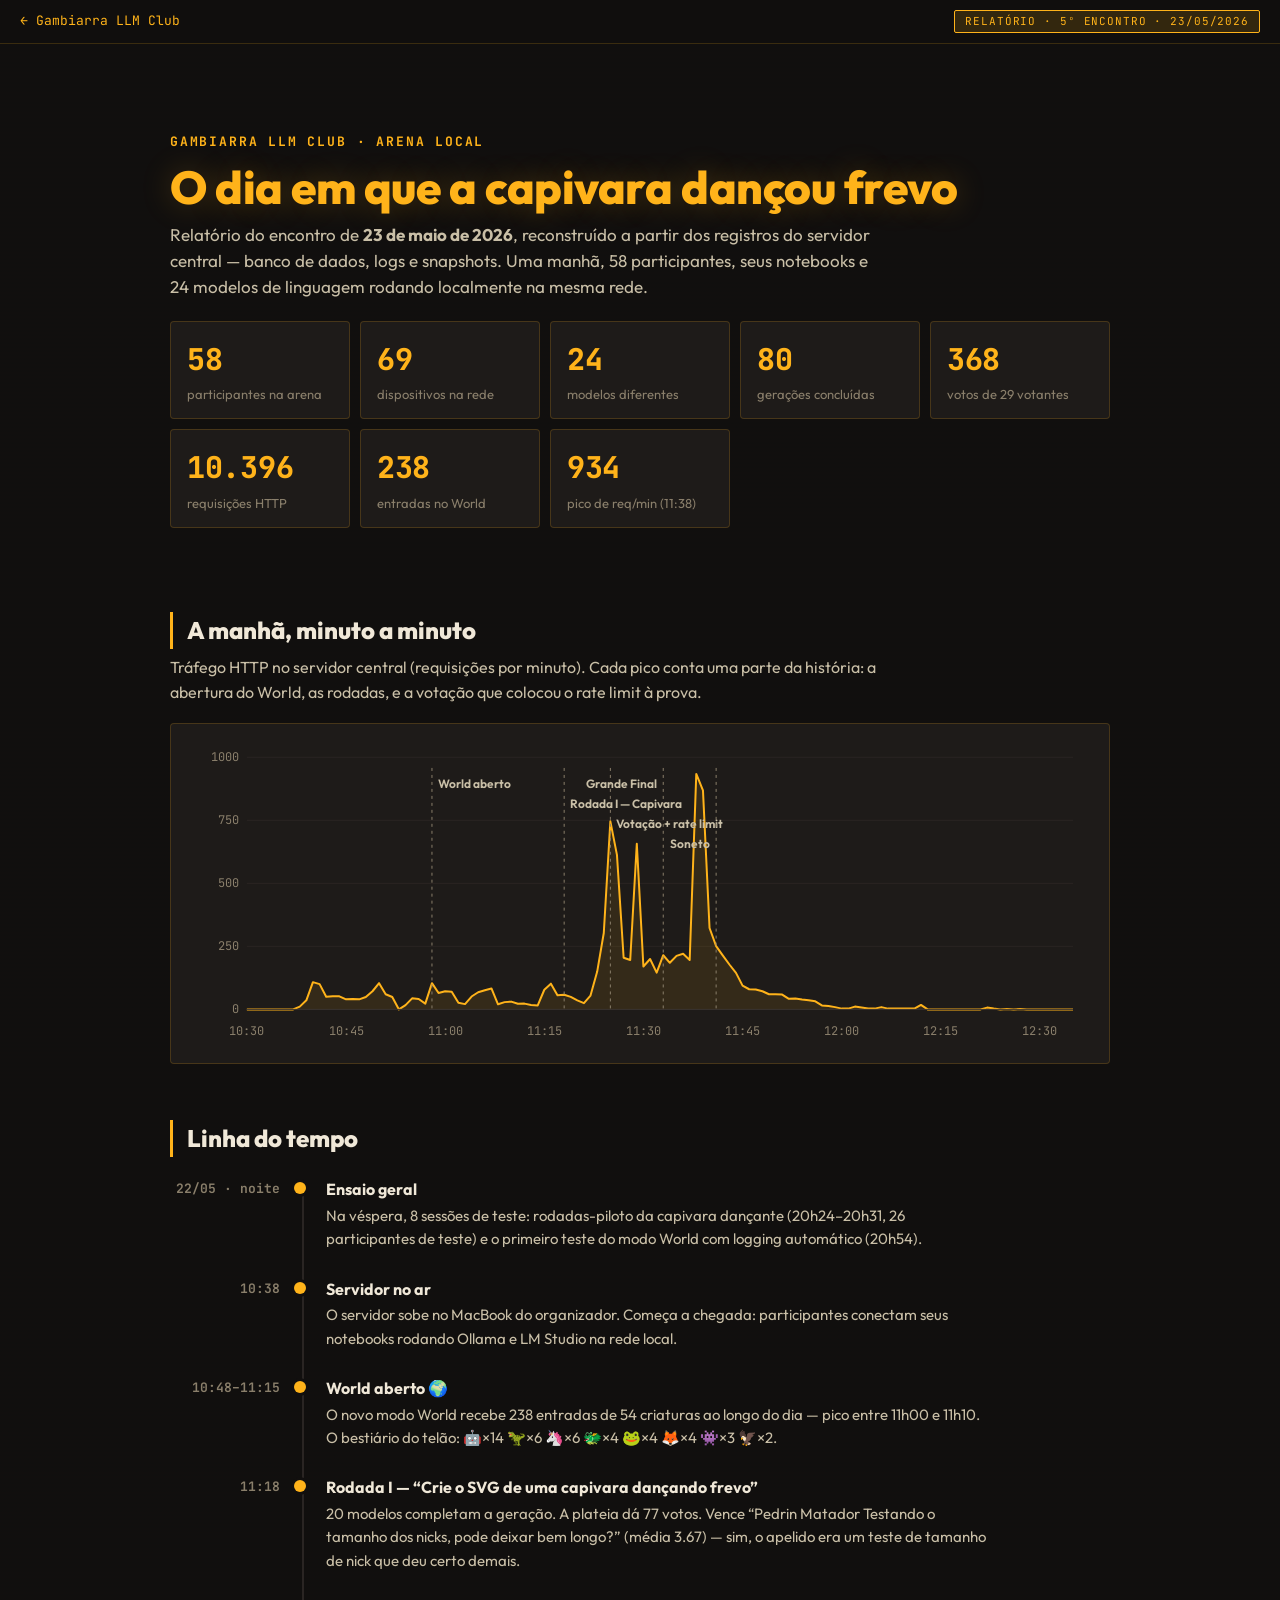
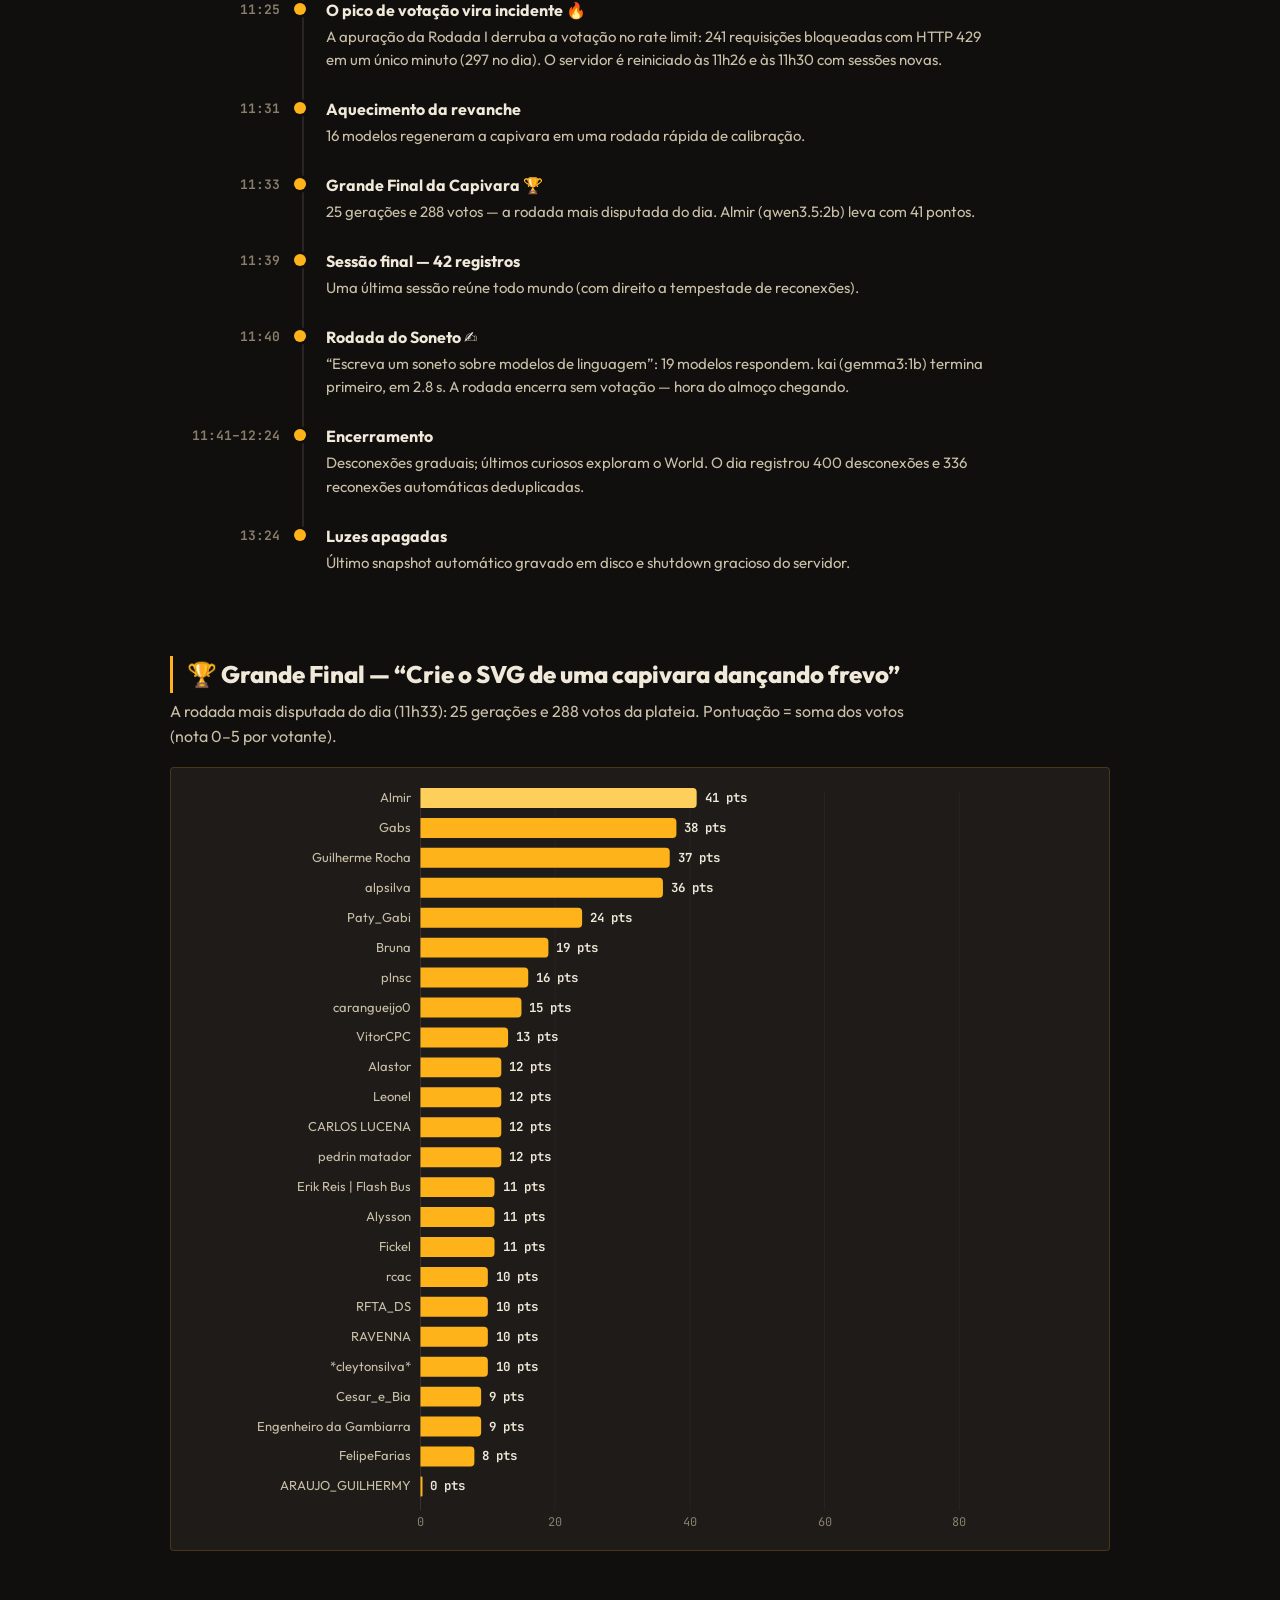
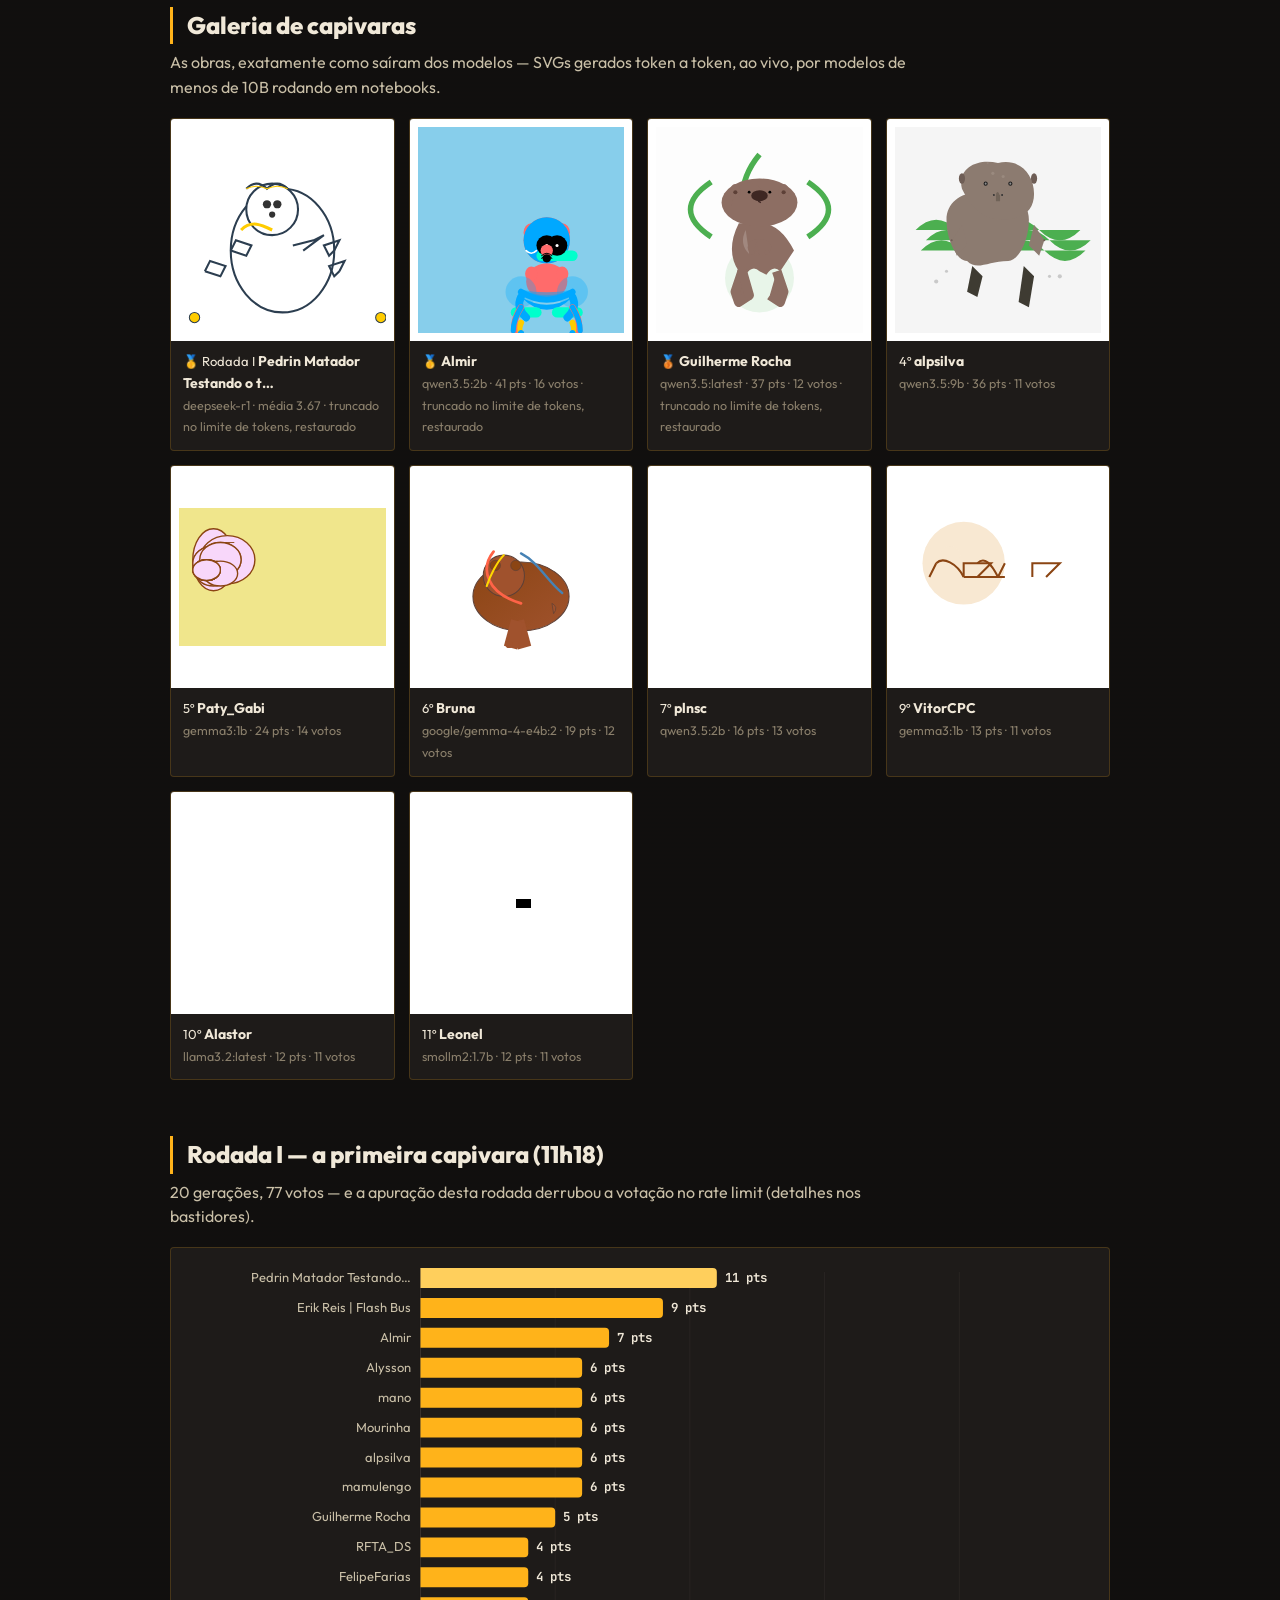
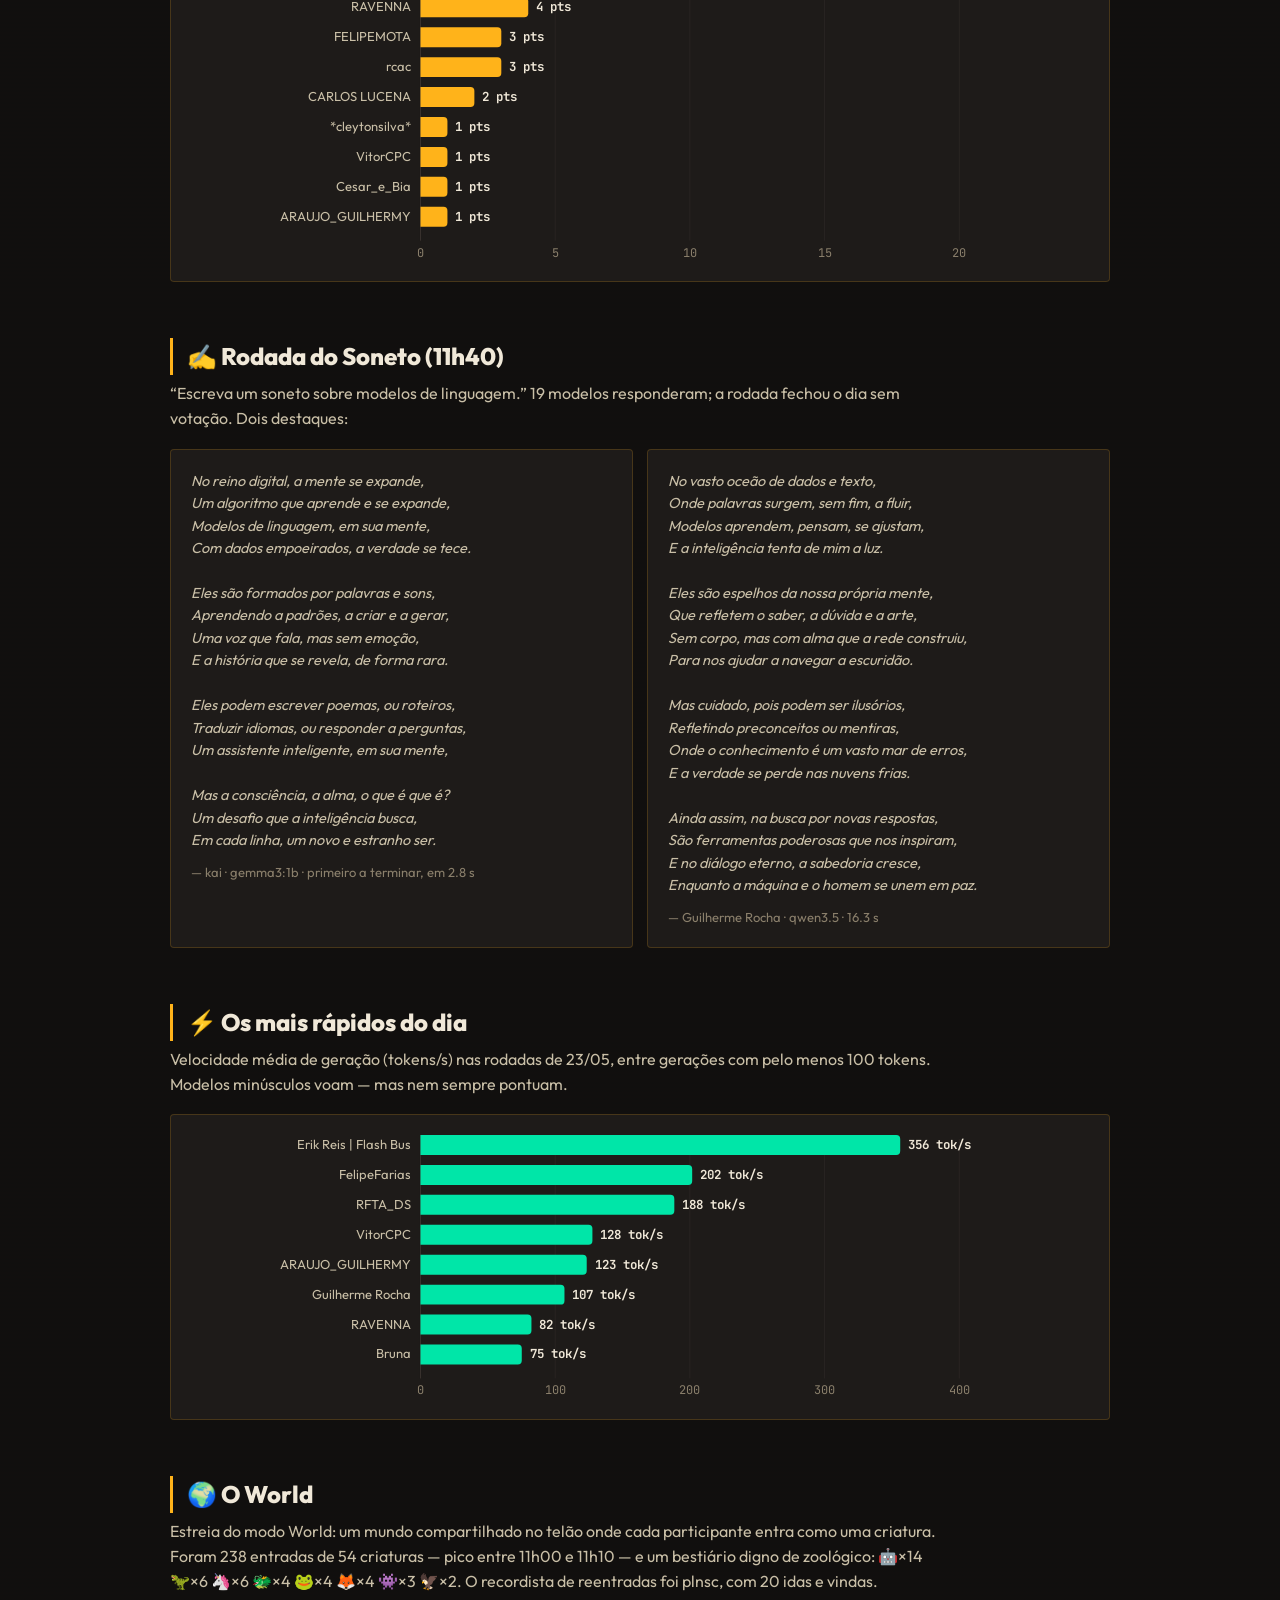
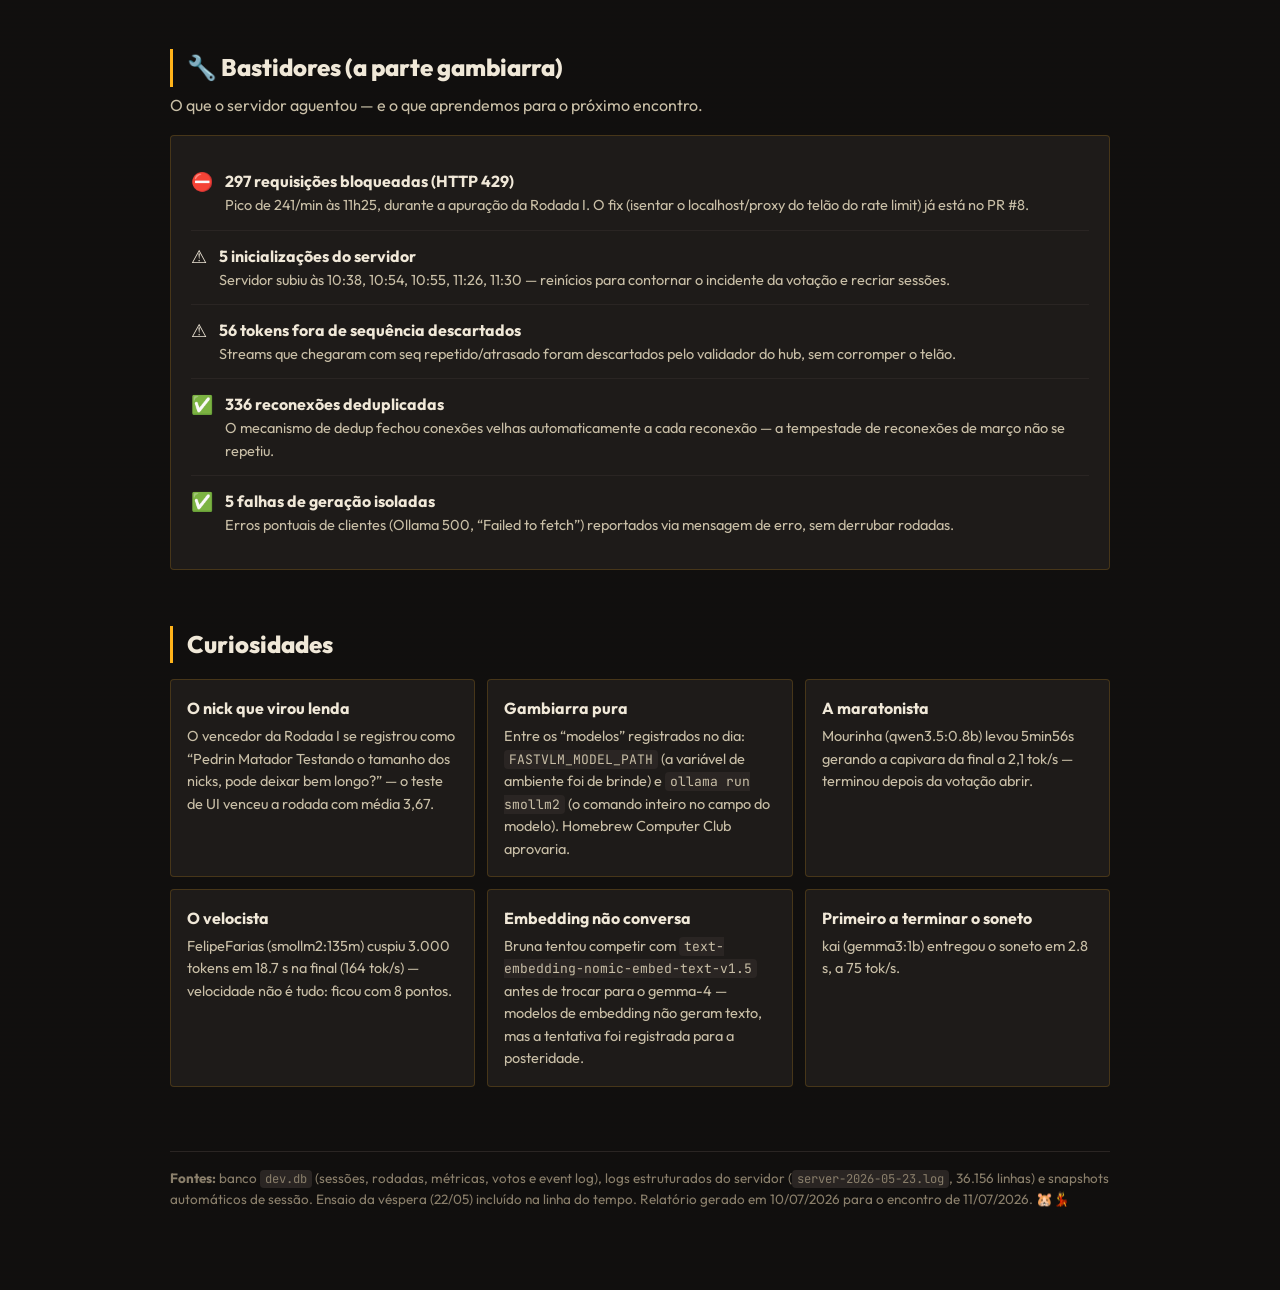
<file: public/relatorio-5-encontro.html>
<!DOCTYPE html>
<html lang="pt-BR">
<head>
<meta charset="utf-8">
<meta name="viewport" content="width=device-width, initial-scale=1">
<title>Relatório do 5º Encontro | Gambiarra LLM Club</title>
<style>
:root {
  --surface-1:#fcfcfb; --page:#f9f9f7; --ink:#0b0b0b; --ink-2:#52514e; --muted:#898781;
  --grid:#e1e0d9; --axis:#c3c2b7; --border:rgba(11,11,11,.10);
  --series-1:#2a78d6; --series-1-strong:#1c5cab; --series-1-soft:#cde2fb;
  --series-2:#1baf7a; --crit:#d03b3b; --warn:#fab219; --good:#0ca30c;
}
@media (prefers-color-scheme: dark) { :root {
  --surface-1:#1a1a19; --page:#0d0d0d; --ink:#ffffff; --ink-2:#c3c2b7; --muted:#898781;
  --grid:#2c2c2a; --axis:#383835; --border:rgba(255,255,255,.10);
  --series-1:#3987e5; --series-1-strong:#6da7ec; --series-1-soft:#184f95;
  --series-2:#199e70;
} }
:root[data-theme="light"] {
  --surface-1:#fcfcfb; --page:#f9f9f7; --ink:#0b0b0b; --ink-2:#52514e; --muted:#898781;
  --grid:#e1e0d9; --axis:#c3c2b7; --border:rgba(11,11,11,.10);
  --series-1:#2a78d6; --series-1-strong:#1c5cab; --series-1-soft:#cde2fb; --series-2:#1baf7a;
}
:root[data-theme="dark"] {
  --surface-1:#1a1a19; --page:#0d0d0d; --ink:#ffffff; --ink-2:#c3c2b7; --muted:#898781;
  --grid:#2c2c2a; --axis:#383835; --border:rgba(255,255,255,.10);
  --series-1:#3987e5; --series-1-strong:#6da7ec; --series-1-soft:#184f95; --series-2:#199e70;
}
* { box-sizing:border-box; margin:0; }
body { background:var(--page); color:var(--ink); font-family:system-ui,-apple-system,"Segoe UI",sans-serif; line-height:1.55; }
.wrap { max-width:980px; margin:0 auto; padding:32px 20px 80px; }
header.hero { padding:56px 0 28px; }
.kicker { text-transform:uppercase; letter-spacing:.14em; font-size:13px; font-weight:700; color:var(--series-1); }
h1 { font-size:clamp(30px,5vw,46px); line-height:1.12; margin:10px 0 8px; }
.sub { color:var(--ink-2); font-size:17px; max-width:64ch; }
h2 { font-size:24px; margin:56px 0 6px; }
h3 { font-size:17px; margin:26px 0 6px; }
.lede { color:var(--ink-2); margin-bottom:18px; max-width:70ch; }
.card { background:var(--surface-1); border:1px solid var(--border); border-radius:12px; padding:20px; }
.tiles { display:grid; grid-template-columns:repeat(auto-fit,minmax(160px,1fr)); gap:10px; margin-top:20px; }
.tile { background:var(--surface-1); border:1px solid var(--border); border-radius:12px; padding:14px 16px; }
.tile-v { font-size:30px; font-weight:750; letter-spacing:-.01em; }
.tile-l { color:var(--muted); font-size:13px; margin-top:2px; }
.chart { width:100%; height:auto; display:block; }
.chart .grid { stroke:var(--grid); stroke-width:1; }
.chart .axis { stroke:var(--axis); stroke-width:1; }
.chart .tick { fill:var(--muted); font-size:12px; font-variant-numeric:tabular-nums; }
.chart .blab { fill:var(--ink-2); font-size:13px; }
.chart .bval { fill:var(--ink); font-size:12.5px; font-weight:650; font-variant-numeric:tabular-nums; }
.chart .bar { transition:opacity .15s; cursor:default; }
.chart .bar:hover { opacity:.82; }
.chart .line { fill:none; stroke:var(--series-1); stroke-width:2; stroke-linejoin:round; }
.chart .area { fill:var(--series-1-soft); opacity:.55; }
.chart .ann { stroke:var(--muted); stroke-width:1; stroke-dasharray:3 4; }
.chart .annlab { fill:var(--ink-2); font-size:12px; font-weight:650; }
.chart .hit { fill:transparent; }
.chart .hit:hover { fill:var(--series-1); fill-opacity:.9; }
.tl-item { display:grid; grid-template-columns:110px 18px 1fr; gap:0 14px; padding:0 0 26px; position:relative; }
.tl-item:not(:last-child):before { content:""; position:absolute; left:calc(110px + 14px + 8px); top:16px; bottom:-4px; width:2px; background:var(--grid); }
.tl-time { color:var(--muted); font-size:13px; font-weight:650; text-align:right; padding-top:2px; font-variant-numeric:tabular-nums; }
.tl-dot { width:12px; height:12px; border-radius:50%; background:var(--series-1); margin-top:5px; position:relative; z-index:1; box-shadow:0 0 0 3px var(--page); }
.tl-title { font-weight:700; }
.tl-desc { color:var(--ink-2); font-size:15px; margin-top:2px; max-width:66ch; }
.gallery { display:grid; grid-template-columns:repeat(auto-fill,minmax(210px,1fr)); gap:14px; margin-top:16px; }
.cap { background:var(--surface-1); border:1px solid var(--border); border-radius:12px; overflow:hidden; }
.cap-img { background:#fff; aspect-ratio:1; display:flex; align-items:center; justify-content:center; padding:8px; }
.cap-img img { max-width:100%; max-height:100%; }
.cap figcaption { padding:10px 12px 12px; font-size:14px; }
.cap-rank { font-size:13px; }
.cap-meta { color:var(--muted); font-size:12.5px; }
.poems { display:grid; grid-template-columns:repeat(auto-fit,minmax(300px,1fr)); gap:14px; margin-top:16px; }
.poem { font-style:italic; color:var(--ink-2); font-size:14.5px; }
.poem-by { font-style:normal; color:var(--muted); font-size:13px; margin-top:10px; }
.inc { display:flex; gap:12px; padding:13px 0; border-bottom:1px solid var(--grid); }
.inc:last-child { border-bottom:none; }
.inc-icon { font-size:18px; line-height:1.4; }
.inc-t { font-weight:700; }
.inc-d { color:var(--ink-2); font-size:14.5px; }
.curios { display:grid; grid-template-columns:repeat(auto-fit,minmax(280px,1fr)); gap:12px; margin-top:16px; }
.curio { background:var(--surface-1); border:1px solid var(--border); border-radius:12px; padding:16px; }
.curio-t { font-weight:700; margin-bottom:4px; }
.curio-d { color:var(--ink-2); font-size:14.5px; }
code { background:var(--grid); border-radius:4px; padding:1px 5px; font-size:.9em; }
footer { margin-top:64px; color:var(--muted); font-size:13.5px; border-top:1px solid var(--grid); padding-top:16px; }
#tip { position:fixed; pointer-events:none; background:var(--ink); color:var(--page); padding:6px 10px; border-radius:7px; font-size:13px; max-width:340px; opacity:0; transition:opacity .1s; z-index:10; }
#themeBtn { position:fixed; top:14px; right:14px; background:var(--surface-1); color:var(--ink); border:1px solid var(--border); border-radius:20px; padding:6px 14px; font-size:13px; cursor:pointer; }
@media print { #themeBtn { display:none; } }
</style>
<link rel="preconnect" href="https://fonts.googleapis.com">
<link rel="preconnect" href="https://fonts.gstatic.com" crossorigin>
<link href="https://fonts.googleapis.com/css2?family=JetBrains+Mono:wght@400;700&family=Outfit:wght@400;600;700;800&family=Bungee&display=swap" rel="stylesheet">
<style>
:root, :root[data-theme="dark"], :root[data-theme="light"] {
  --surface-1:#1e1b19 !important;
  --page:#110f0e !important;
  --ink:#f0e8d8 !important;
  --ink-2:#c9bfa7 !important;
  --muted:#8a7f6b !important;
  --grid:#2a2523 !important;
  --axis:#3a332f !important;
  --border:rgba(255,179,26,.18) !important;
  --series-1:#ffb31a !important;
  --series-1-strong:#ffcf5c !important;
  --series-1-soft:rgba(255,179,26,.18) !important;
  --series-2:#00e6a8 !important;
  --crit:#e7472a !important;
  --warn:#ffb31a !important;
  --good:#00e600 !important;
}
@media (prefers-color-scheme: light) {
  :root {
    --surface-1:#1e1b19 !important;
    --page:#110f0e !important;
    --ink:#f0e8d8 !important;
    --ink-2:#c9bfa7 !important;
    --muted:#8a7f6b !important;
    --grid:#2a2523 !important;
    --axis:#3a332f !important;
    --border:rgba(255,179,26,.18) !important;
    --series-1:#ffb31a !important;
    --series-1-strong:#ffcf5c !important;
    --series-1-soft:rgba(255,179,26,.18) !important;
    --series-2:#00e6a8 !important;
  }
}
body {
  font-family: 'Outfit', system-ui, sans-serif !important;
  background:
    repeating-linear-gradient(0deg, transparent, transparent 2px, rgba(0,0,0,.03) 2px, rgba(0,0,0,.03) 4px),
    var(--page) !important;
}
.kicker { color: var(--series-1) !important; font-family: 'JetBrains Mono', monospace !important; }
h1, h2, h3 { font-family: 'Outfit', sans-serif !important; font-weight: 800 !important; }
h1 { color: var(--series-1) !important; letter-spacing:-.01em; text-shadow: 0 0 30px rgba(255,179,26,.25); }
h2 { color: var(--ink) !important; border-left: 3px solid var(--series-1); padding-left: 14px; }
.card, .tile, .cap, .curio { border-radius: 4px !important; }
.tile-v { color: var(--series-1) !important; font-family: 'JetBrains Mono', monospace !important; }
code, .tick, .bval, .tl-time { font-family: 'JetBrains Mono', monospace !important; }
a { color: var(--series-1); }
#themeBtn { display: none !important; }
.gb-topbar {
  position: sticky; top: 0; z-index: 100;
  background: rgba(17,15,14,.88); backdrop-filter: blur(8px);
  border-bottom: 1px solid var(--border);
  padding: 10px 20px; display:flex; justify-content:space-between; align-items:center;
  font-family: 'JetBrains Mono', monospace; font-size: 13px;
}
.gb-topbar a { color: var(--series-1); text-decoration: none; }
.gb-topbar a:hover { text-decoration: underline; }
.gb-badge { display:inline-block; padding:2px 10px; background: rgba(255,179,26,.15); border:1px solid var(--series-1); color: var(--series-1); border-radius: 2px; font-size:11px; text-transform:uppercase; letter-spacing:.08em; }
</style>

</head>
<body>
<div class="gb-topbar">
  <a href="/">&larr; Gambiarra LLM Club</a>
  <span class="gb-badge">Relatório · 5º Encontro · 23/05/2026</span>
</div>

<button id="themeBtn" onclick="tgl()">◐ tema</button>
<div id="tip"></div>
<div class="wrap">

<header class="hero">
  <div class="kicker">Gambiarra LLM Club · Arena Local</div>
  <h1>O dia em que a capivara dançou frevo</h1>
  <p class="sub">Relatório do encontro de <strong>23 de maio de 2026</strong>, reconstruído a partir dos registros do servidor central — banco de dados, logs e snapshots. Uma manhã, 58 participantes, seus notebooks e 24 modelos de linguagem rodando localmente na mesma rede.</p>
  <div class="tiles"><div class="tile"><div class="tile-v">58</div><div class="tile-l">participantes na arena</div></div><div class="tile"><div class="tile-v">69</div><div class="tile-l">dispositivos na rede</div></div><div class="tile"><div class="tile-v">24</div><div class="tile-l">modelos diferentes</div></div><div class="tile"><div class="tile-v">80</div><div class="tile-l">gerações concluídas</div></div><div class="tile"><div class="tile-v">368</div><div class="tile-l">votos de 29 votantes</div></div><div class="tile"><div class="tile-v">10.396</div><div class="tile-l">requisições HTTP</div></div><div class="tile"><div class="tile-v">238</div><div class="tile-l">entradas no World</div></div><div class="tile"><div class="tile-v">934</div><div class="tile-l">pico de req/min (11:38)</div></div></div>
</header>

<h2>A manhã, minuto a minuto</h2>
<p class="lede">Tráfego HTTP no servidor central (requisições por minuto). Cada pico conta uma parte da história: a abertura do World, as rodadas, e a votação que colocou o rate limit à prova.</p>
<div class="card"><svg class="chart" viewBox="0 0 900 300" role="img"><line x1="56" y1="266.0" x2="884" y2="266.0" class="grid"/><text x="48" y="270.0" class="tick" text-anchor="end">0</text><line x1="56" y1="202.8" x2="884" y2="202.8" class="grid"/><text x="48" y="206.8" class="tick" text-anchor="end">250</text><line x1="56" y1="139.7" x2="884" y2="139.7" class="grid"/><text x="48" y="143.7" class="tick" text-anchor="end">500</text><line x1="56" y1="76.5" x2="884" y2="76.5" class="grid"/><text x="48" y="80.5" class="tick" text-anchor="end">750</text><line x1="56" y1="13.3" x2="884" y2="13.3" class="grid"/><text x="48" y="17.3" class="tick" text-anchor="end">1000</text><text x="56.0" y="292" class="tick" text-anchor="middle">10:30</text><text x="155.4" y="292" class="tick" text-anchor="middle">10:45</text><text x="254.7" y="292" class="tick" text-anchor="middle">11:00</text><text x="354.1" y="292" class="tick" text-anchor="middle">11:15</text><text x="453.4" y="292" class="tick" text-anchor="middle">11:30</text><text x="552.8" y="292" class="tick" text-anchor="middle">11:45</text><text x="652.2" y="292" class="tick" text-anchor="middle">12:00</text><text x="751.5" y="292" class="tick" text-anchor="middle">12:15</text><text x="850.9" y="292" class="tick" text-anchor="middle">12:30</text><polygon points="56.0,266.0 56.0,266.0 62.6,266.0 69.2,266.0 75.9,266.0 82.5,266.0 89.1,266.0 95.7,266.0 102.4,266.0 109.0,263.2 115.6,256.9 122.2,238.7 128.9,240.7 135.5,253.4 142.1,252.9 148.7,252.9 155.4,255.9 162.0,255.6 168.6,255.9 175.2,253.6 181.9,247.8 188.5,239.7 195.1,250.8 201.7,253.6 208.4,266.0 215.0,261.7 221.6,254.9 228.2,255.6 234.8,260.2 241.5,239.7 248.1,249.6 254.7,247.8 261.3,248.3 268.0,259.4 274.6,260.7 281.2,253.1 287.8,248.8 294.5,246.8 301.1,245.0 307.7,260.9 314.3,258.7 321.0,258.2 327.6,260.4 334.2,260.2 340.8,261.5 347.5,262.0 354.1,246.3 360.7,240.2 367.3,251.9 374.0,251.3 380.6,253.4 387.2,256.9 393.8,259.7 400.4,252.1 407.1,228.1 413.7,189.4 420.3,77.5 426.9,111.1 433.6,214.2 440.2,216.5 446.8,100.0 453.4,223.0 460.1,215.5 466.7,229.1 473.3,211.7 479.9,219.3 486.6,212.4 493.2,210.2 499.8,216.5 506.4,30.0 513.1,46.4 519.7,184.4 526.3,202.6 532.9,211.9 539.6,221.0 546.2,229.4 552.8,242.2 559.4,245.8 566.0,246.0 572.7,247.8 579.3,250.8 585.9,250.8 592.5,251.1 599.2,255.4 605.8,255.1 612.4,256.1 619.0,256.9 625.7,257.9 632.3,262.0 638.9,262.5 645.5,263.7 652.2,265.2 658.8,265.2 665.4,263.2 672.0,264.2 678.7,265.2 685.3,265.2 691.9,263.7 698.5,265.2 705.2,265.2 711.8,265.2 718.4,265.2 725.0,265.2 731.6,261.5 738.3,266.0 744.9,266.0 751.5,266.0 758.1,266.0 764.8,266.0 771.4,266.0 778.0,266.0 784.6,266.0 791.3,266.0 797.9,264.2 804.5,265.2 811.1,266.0 817.8,265.7 824.4,266.0 831.0,265.7 837.6,266.0 844.3,266.0 850.9,266.0 857.5,266.0 864.1,266.0 870.8,266.0 877.4,266.0 884.0,266.0 884.0,266.0" class="area"/><polyline points="56.0,266.0 62.6,266.0 69.2,266.0 75.9,266.0 82.5,266.0 89.1,266.0 95.7,266.0 102.4,266.0 109.0,263.2 115.6,256.9 122.2,238.7 128.9,240.7 135.5,253.4 142.1,252.9 148.7,252.9 155.4,255.9 162.0,255.6 168.6,255.9 175.2,253.6 181.9,247.8 188.5,239.7 195.1,250.8 201.7,253.6 208.4,266.0 215.0,261.7 221.6,254.9 228.2,255.6 234.8,260.2 241.5,239.7 248.1,249.6 254.7,247.8 261.3,248.3 268.0,259.4 274.6,260.7 281.2,253.1 287.8,248.8 294.5,246.8 301.1,245.0 307.7,260.9 314.3,258.7 321.0,258.2 327.6,260.4 334.2,260.2 340.8,261.5 347.5,262.0 354.1,246.3 360.7,240.2 367.3,251.9 374.0,251.3 380.6,253.4 387.2,256.9 393.8,259.7 400.4,252.1 407.1,228.1 413.7,189.4 420.3,77.5 426.9,111.1 433.6,214.2 440.2,216.5 446.8,100.0 453.4,223.0 460.1,215.5 466.7,229.1 473.3,211.7 479.9,219.3 486.6,212.4 493.2,210.2 499.8,216.5 506.4,30.0 513.1,46.4 519.7,184.4 526.3,202.6 532.9,211.9 539.6,221.0 546.2,229.4 552.8,242.2 559.4,245.8 566.0,246.0 572.7,247.8 579.3,250.8 585.9,250.8 592.5,251.1 599.2,255.4 605.8,255.1 612.4,256.1 619.0,256.9 625.7,257.9 632.3,262.0 638.9,262.5 645.5,263.7 652.2,265.2 658.8,265.2 665.4,263.2 672.0,264.2 678.7,265.2 685.3,265.2 691.9,263.7 698.5,265.2 705.2,265.2 711.8,265.2 718.4,265.2 725.0,265.2 731.6,261.5 738.3,266.0 744.9,266.0 751.5,266.0 758.1,266.0 764.8,266.0 771.4,266.0 778.0,266.0 784.6,266.0 791.3,266.0 797.9,264.2 804.5,265.2 811.1,266.0 817.8,265.7 824.4,266.0 831.0,265.7 837.6,266.0 844.3,266.0 850.9,266.0 857.5,266.0 864.1,266.0 870.8,266.0 877.4,266.0 884.0,266.0" class="line"/><line x1="241.5" y1="24" x2="241.5" y2="266" class="ann"/><text x="247.5" y="44" class="annlab" text-anchor="start">World aberto</text><line x1="374.0" y1="24" x2="374.0" y2="266" class="ann"/><text x="380.0" y="64" class="annlab" text-anchor="start">Rodada I — Capivara</text><line x1="420.3" y1="24" x2="420.3" y2="266" class="ann"/><text x="426.3" y="84" class="annlab" text-anchor="start">Votação + rate limit</text><line x1="473.3" y1="24" x2="473.3" y2="266" class="ann"/><text x="467.3" y="44" class="annlab" text-anchor="end">Grande Final</text><line x1="526.3" y1="24" x2="526.3" y2="266" class="ann"/><text x="520.3" y="104" class="annlab" text-anchor="end">Soneto</text><circle cx="109.0" cy="263.2" r="9" class="hit" data-tip="10:38 — 11 requisições/min"/><circle cx="115.6" cy="256.9" r="9" class="hit" data-tip="10:39 — 36 requisições/min"/><circle cx="122.2" cy="238.7" r="9" class="hit" data-tip="10:40 — 108 requisições/min"/><circle cx="128.9" cy="240.7" r="9" class="hit" data-tip="10:41 — 100 requisições/min"/><circle cx="135.5" cy="253.4" r="9" class="hit" data-tip="10:42 — 50 requisições/min"/><circle cx="142.1" cy="252.9" r="9" class="hit" data-tip="10:43 — 52 requisições/min"/><circle cx="148.7" cy="252.9" r="9" class="hit" data-tip="10:44 — 52 requisições/min"/><circle cx="155.4" cy="255.9" r="9" class="hit" data-tip="10:45 — 40 requisições/min"/><circle cx="162.0" cy="255.6" r="9" class="hit" data-tip="10:46 — 41 requisições/min"/><circle cx="168.6" cy="255.9" r="9" class="hit" data-tip="10:47 — 40 requisições/min"/><circle cx="175.2" cy="253.6" r="9" class="hit" data-tip="10:48 — 49 requisições/min"/><circle cx="181.9" cy="247.8" r="9" class="hit" data-tip="10:49 — 72 requisições/min"/><circle cx="188.5" cy="239.7" r="9" class="hit" data-tip="10:50 — 104 requisições/min"/><circle cx="195.1" cy="250.8" r="9" class="hit" data-tip="10:51 — 60 requisições/min"/><circle cx="201.7" cy="253.6" r="9" class="hit" data-tip="10:52 — 49 requisições/min"/><circle cx="215.0" cy="261.7" r="9" class="hit" data-tip="10:54 — 17 requisições/min"/><circle cx="221.6" cy="254.9" r="9" class="hit" data-tip="10:55 — 44 requisições/min"/><circle cx="228.2" cy="255.6" r="9" class="hit" data-tip="10:56 — 41 requisições/min"/><circle cx="234.8" cy="260.2" r="9" class="hit" data-tip="10:57 — 23 requisições/min"/><circle cx="241.5" cy="239.7" r="9" class="hit" data-tip="10:58 — 104 requisições/min"/><circle cx="248.1" cy="249.6" r="9" class="hit" data-tip="10:59 — 65 requisições/min"/><circle cx="254.7" cy="247.8" r="9" class="hit" data-tip="11:00 — 72 requisições/min"/><circle cx="261.3" cy="248.3" r="9" class="hit" data-tip="11:01 — 70 requisições/min"/><circle cx="268.0" cy="259.4" r="9" class="hit" data-tip="11:02 — 26 requisições/min"/><circle cx="274.6" cy="260.7" r="9" class="hit" data-tip="11:03 — 21 requisições/min"/><circle cx="281.2" cy="253.1" r="9" class="hit" data-tip="11:04 — 51 requisições/min"/><circle cx="287.8" cy="248.8" r="9" class="hit" data-tip="11:05 — 68 requisições/min"/><circle cx="294.5" cy="246.8" r="9" class="hit" data-tip="11:06 — 76 requisições/min"/><circle cx="301.1" cy="245.0" r="9" class="hit" data-tip="11:07 — 83 requisições/min"/><circle cx="307.7" cy="260.9" r="9" class="hit" data-tip="11:08 — 20 requisições/min"/><circle cx="314.3" cy="258.7" r="9" class="hit" data-tip="11:09 — 29 requisições/min"/><circle cx="321.0" cy="258.2" r="9" class="hit" data-tip="11:10 — 31 requisições/min"/><circle cx="327.6" cy="260.4" r="9" class="hit" data-tip="11:11 — 22 requisições/min"/><circle cx="334.2" cy="260.2" r="9" class="hit" data-tip="11:12 — 23 requisições/min"/><circle cx="340.8" cy="261.5" r="9" class="hit" data-tip="11:13 — 18 requisições/min"/><circle cx="347.5" cy="262.0" r="9" class="hit" data-tip="11:14 — 16 requisições/min"/><circle cx="354.1" cy="246.3" r="9" class="hit" data-tip="11:15 — 78 requisições/min"/><circle cx="360.7" cy="240.2" r="9" class="hit" data-tip="11:16 — 102 requisições/min"/><circle cx="367.3" cy="251.9" r="9" class="hit" data-tip="11:17 — 56 requisições/min"/><circle cx="374.0" cy="251.3" r="9" class="hit" data-tip="11:18 — 58 requisições/min"/><circle cx="380.6" cy="253.4" r="9" class="hit" data-tip="11:19 — 50 requisições/min"/><circle cx="387.2" cy="256.9" r="9" class="hit" data-tip="11:20 — 36 requisições/min"/><circle cx="393.8" cy="259.7" r="9" class="hit" data-tip="11:21 — 25 requisições/min"/><circle cx="400.4" cy="252.1" r="9" class="hit" data-tip="11:22 — 55 requisições/min"/><circle cx="407.1" cy="228.1" r="9" class="hit" data-tip="11:23 — 150 requisições/min"/><circle cx="413.7" cy="189.4" r="9" class="hit" data-tip="11:24 — 303 requisições/min"/><circle cx="420.3" cy="77.5" r="9" class="hit" data-tip="11:25 — 746 requisições/min"/><circle cx="426.9" cy="111.1" r="9" class="hit" data-tip="11:26 — 613 requisições/min"/><circle cx="433.6" cy="214.2" r="9" class="hit" data-tip="11:27 — 205 requisições/min"/><circle cx="440.2" cy="216.5" r="9" class="hit" data-tip="11:28 — 196 requisições/min"/><circle cx="446.8" cy="100.0" r="9" class="hit" data-tip="11:29 — 657 requisições/min"/><circle cx="453.4" cy="223.0" r="9" class="hit" data-tip="11:30 — 170 requisições/min"/><circle cx="460.1" cy="215.5" r="9" class="hit" data-tip="11:31 — 200 requisições/min"/><circle cx="466.7" cy="229.1" r="9" class="hit" data-tip="11:32 — 146 requisições/min"/><circle cx="473.3" cy="211.7" r="9" class="hit" data-tip="11:33 — 215 requisições/min"/><circle cx="479.9" cy="219.3" r="9" class="hit" data-tip="11:34 — 185 requisições/min"/><circle cx="486.6" cy="212.4" r="9" class="hit" data-tip="11:35 — 212 requisições/min"/><circle cx="493.2" cy="210.2" r="9" class="hit" data-tip="11:36 — 221 requisições/min"/><circle cx="499.8" cy="216.5" r="9" class="hit" data-tip="11:37 — 196 requisições/min"/><circle cx="506.4" cy="30.0" r="9" class="hit" data-tip="11:38 — 934 requisições/min"/><circle cx="513.1" cy="46.4" r="9" class="hit" data-tip="11:39 — 869 requisições/min"/><circle cx="519.7" cy="184.4" r="9" class="hit" data-tip="11:40 — 323 requisições/min"/><circle cx="526.3" cy="202.6" r="9" class="hit" data-tip="11:41 — 251 requisições/min"/><circle cx="532.9" cy="211.9" r="9" class="hit" data-tip="11:42 — 214 requisições/min"/><circle cx="539.6" cy="221.0" r="9" class="hit" data-tip="11:43 — 178 requisições/min"/><circle cx="546.2" cy="229.4" r="9" class="hit" data-tip="11:44 — 145 requisições/min"/><circle cx="552.8" cy="242.2" r="9" class="hit" data-tip="11:45 — 94 requisições/min"/><circle cx="559.4" cy="245.8" r="9" class="hit" data-tip="11:46 — 80 requisições/min"/><circle cx="566.0" cy="246.0" r="9" class="hit" data-tip="11:47 — 79 requisições/min"/><circle cx="572.7" cy="247.8" r="9" class="hit" data-tip="11:48 — 72 requisições/min"/><circle cx="579.3" cy="250.8" r="9" class="hit" data-tip="11:49 — 60 requisições/min"/><circle cx="585.9" cy="250.8" r="9" class="hit" data-tip="11:50 — 60 requisições/min"/><circle cx="592.5" cy="251.1" r="9" class="hit" data-tip="11:51 — 59 requisições/min"/><circle cx="599.2" cy="255.4" r="9" class="hit" data-tip="11:52 — 42 requisições/min"/><circle cx="605.8" cy="255.1" r="9" class="hit" data-tip="11:53 — 43 requisições/min"/><circle cx="612.4" cy="256.1" r="9" class="hit" data-tip="11:54 — 39 requisições/min"/><circle cx="619.0" cy="256.9" r="9" class="hit" data-tip="11:55 — 36 requisições/min"/><circle cx="625.7" cy="257.9" r="9" class="hit" data-tip="11:56 — 32 requisições/min"/><circle cx="632.3" cy="262.0" r="9" class="hit" data-tip="11:57 — 16 requisições/min"/><circle cx="638.9" cy="262.5" r="9" class="hit" data-tip="11:58 — 14 requisições/min"/><circle cx="645.5" cy="263.7" r="9" class="hit" data-tip="11:59 — 9 requisições/min"/><circle cx="652.2" cy="265.2" r="9" class="hit" data-tip="12:00 — 3 requisições/min"/><circle cx="658.8" cy="265.2" r="9" class="hit" data-tip="12:01 — 3 requisições/min"/><circle cx="665.4" cy="263.2" r="9" class="hit" data-tip="12:02 — 11 requisições/min"/><circle cx="672.0" cy="264.2" r="9" class="hit" data-tip="12:03 — 7 requisições/min"/><circle cx="678.7" cy="265.2" r="9" class="hit" data-tip="12:04 — 3 requisições/min"/><circle cx="685.3" cy="265.2" r="9" class="hit" data-tip="12:05 — 3 requisições/min"/><circle cx="691.9" cy="263.7" r="9" class="hit" data-tip="12:06 — 9 requisições/min"/><circle cx="698.5" cy="265.2" r="9" class="hit" data-tip="12:07 — 3 requisições/min"/><circle cx="705.2" cy="265.2" r="9" class="hit" data-tip="12:08 — 3 requisições/min"/><circle cx="711.8" cy="265.2" r="9" class="hit" data-tip="12:09 — 3 requisições/min"/><circle cx="718.4" cy="265.2" r="9" class="hit" data-tip="12:10 — 3 requisições/min"/><circle cx="725.0" cy="265.2" r="9" class="hit" data-tip="12:11 — 3 requisições/min"/><circle cx="731.6" cy="261.5" r="9" class="hit" data-tip="12:12 — 18 requisições/min"/><circle cx="797.9" cy="264.2" r="9" class="hit" data-tip="12:22 — 7 requisições/min"/><circle cx="804.5" cy="265.2" r="9" class="hit" data-tip="12:23 — 3 requisições/min"/><circle cx="817.8" cy="265.7" r="9" class="hit" data-tip="12:25 — 1 requisições/min"/><circle cx="831.0" cy="265.7" r="9" class="hit" data-tip="12:27 — 1 requisições/min"/><line x1="56" y1="266.0" x2="884" y2="266.0" class="axis"/></svg></div>

<h2>Linha do tempo</h2>
<div style="margin-top:20px"><div class="tl-item"><div class="tl-time">22/05 · noite</div><div class="tl-dot"></div><div class="tl-body"><div class="tl-title">Ensaio geral</div><div class="tl-desc">Na véspera, 8 sessões de teste: rodadas-piloto da capivara dançante (20h24–20h31, 26 participantes de teste) e o primeiro teste do modo World com logging automático (20h54).</div></div></div><div class="tl-item"><div class="tl-time">10:38</div><div class="tl-dot"></div><div class="tl-body"><div class="tl-title">Servidor no ar</div><div class="tl-desc">O servidor sobe no MacBook do organizador. Começa a chegada: participantes conectam seus notebooks rodando Ollama e LM Studio na rede local.</div></div></div><div class="tl-item"><div class="tl-time">10:48–11:15</div><div class="tl-dot"></div><div class="tl-body"><div class="tl-title">World aberto 🌍</div><div class="tl-desc">O novo modo World recebe 238 entradas de 54 criaturas ao longo do dia — pico entre 11h00 e 11h10. O bestiário do telão: 🤖×14 🦖×6 🦄×6 🐲×4 🐸×4 🦊×4 👾×3 🦅×2.</div></div></div><div class="tl-item"><div class="tl-time">11:18</div><div class="tl-dot"></div><div class="tl-body"><div class="tl-title">Rodada I — “Crie o SVG de uma capivara dançando frevo”</div><div class="tl-desc">20 modelos completam a geração. A plateia dá 77 votos. Vence “Pedrin Matador Testando  o tamanho dos nicks, pode deixar bem longo?” (média 3.67) — sim, o apelido era um teste de tamanho de nick que deu certo demais.</div></div></div><div class="tl-item"><div class="tl-time">11:25</div><div class="tl-dot"></div><div class="tl-body"><div class="tl-title">O pico de votação vira incidente 🔥</div><div class="tl-desc">A apuração da Rodada I derruba a votação no rate limit: 241 requisições bloqueadas com HTTP 429 em um único minuto (297 no dia). O servidor é reiniciado às 11h26 e às 11h30 com sessões novas.</div></div></div><div class="tl-item"><div class="tl-time">11:31</div><div class="tl-dot"></div><div class="tl-body"><div class="tl-title">Aquecimento da revanche</div><div class="tl-desc">16 modelos regeneram a capivara em uma rodada rápida de calibração.</div></div></div><div class="tl-item"><div class="tl-time">11:33</div><div class="tl-dot"></div><div class="tl-body"><div class="tl-title">Grande Final da Capivara 🏆</div><div class="tl-desc">25 gerações e 288 votos — a rodada mais disputada do dia. Almir (qwen3.5:2b) leva com 41 pontos.</div></div></div><div class="tl-item"><div class="tl-time">11:39</div><div class="tl-dot"></div><div class="tl-body"><div class="tl-title">Sessão final — 42 registros</div><div class="tl-desc">Uma última sessão reúne todo mundo (com direito a tempestade de reconexões).</div></div></div><div class="tl-item"><div class="tl-time">11:40</div><div class="tl-dot"></div><div class="tl-body"><div class="tl-title">Rodada do Soneto ✍️</div><div class="tl-desc">“Escreva um soneto sobre modelos de linguagem”: 19 modelos respondem. kai (gemma3:1b) termina primeiro, em 2.8 s. A rodada encerra sem votação — hora do almoço chegando.</div></div></div><div class="tl-item"><div class="tl-time">11:41–12:24</div><div class="tl-dot"></div><div class="tl-body"><div class="tl-title">Encerramento</div><div class="tl-desc">Desconexões graduais; últimos curiosos exploram o World. O dia registrou 400 desconexões e 336 reconexões automáticas deduplicadas.</div></div></div><div class="tl-item"><div class="tl-time">13:24</div><div class="tl-dot"></div><div class="tl-body"><div class="tl-title">Luzes apagadas</div><div class="tl-desc">Último snapshot automático gravado em disco e shutdown gracioso do servidor.</div></div></div></div>

<h2>🏆 Grande Final — “Crie o SVG de uma capivara dançando frevo”</h2>
<p class="lede">A rodada mais disputada do dia (11h33): 25 gerações e 288 votos da plateia. Pontuação = soma dos votos (nota 0–5 por votante).</p>
<div class="card"><svg class="chart" viewBox="0 0 900 744" role="img"><line x1="365" y1="4" x2="365" y2="724" class="grid"/><line x1="500" y1="4" x2="500" y2="724" class="grid"/><line x1="635" y1="4" x2="635" y2="724" class="grid"/><line x1="770" y1="4" x2="770" y2="724" class="grid"/><line x1="230" y1="0" x2="230" y2="724" class="axis"/><text x="220" y="14.0" class="blab" text-anchor="end">Almir</text><path d="M230,0 h272.8 a4,4 0 0 1 4,4 v12 a4,4 0 0 1 -4,4 h-272.8 z" fill="var(--series-1-strong)" class="bar" data-tip="Almir — 41 pts · 16 votos · média 2.56"/><text x="514.75" y="14.0" class="bval">41 pts</text><text x="220" y="44.0" class="blab" text-anchor="end">Gabs</text><path d="M230,30 h252.5 a4,4 0 0 1 4,4 v12 a4,4 0 0 1 -4,4 h-252.5 z" fill="var(--series-1)" class="bar" data-tip="Gabs — 38 pts · 14 votos · média 2.71"/><text x="494.5" y="44.0" class="bval">38 pts</text><text x="220" y="74.0" class="blab" text-anchor="end">Guilherme Rocha</text><path d="M230,60 h245.8 a4,4 0 0 1 4,4 v12 a4,4 0 0 1 -4,4 h-245.8 z" fill="var(--series-1)" class="bar" data-tip="Guilherme Rocha — 37 pts · 12 votos · média 3.08"/><text x="487.75" y="74.0" class="bval">37 pts</text><text x="220" y="104.0" class="blab" text-anchor="end">alpsilva</text><path d="M230,90 h239.0 a4,4 0 0 1 4,4 v12 a4,4 0 0 1 -4,4 h-239.0 z" fill="var(--series-1)" class="bar" data-tip="alpsilva — 36 pts · 11 votos · média 3.27"/><text x="481.0" y="104.0" class="bval">36 pts</text><text x="220" y="134.0" class="blab" text-anchor="end">Paty_Gabi</text><path d="M230,120 h158.0 a4,4 0 0 1 4,4 v12 a4,4 0 0 1 -4,4 h-158.0 z" fill="var(--series-1)" class="bar" data-tip="Paty_Gabi — 24 pts · 14 votos · média 1.71"/><text x="400.0" y="134.0" class="bval">24 pts</text><text x="220" y="164.0" class="blab" text-anchor="end">Bruna</text><path d="M230,150 h124.2 a4,4 0 0 1 4,4 v12 a4,4 0 0 1 -4,4 h-124.2 z" fill="var(--series-1)" class="bar" data-tip="Bruna — 19 pts · 12 votos · média 1.58"/><text x="366.25" y="164.0" class="bval">19 pts</text><text x="220" y="194.0" class="blab" text-anchor="end">plnsc</text><path d="M230,180 h104.0 a4,4 0 0 1 4,4 v12 a4,4 0 0 1 -4,4 h-104.0 z" fill="var(--series-1)" class="bar" data-tip="plnsc — 16 pts · 13 votos · média 1.23"/><text x="346.0" y="194.0" class="bval">16 pts</text><text x="220" y="224.0" class="blab" text-anchor="end">carangueijo0</text><path d="M230,210 h97.2 a4,4 0 0 1 4,4 v12 a4,4 0 0 1 -4,4 h-97.2 z" fill="var(--series-1)" class="bar" data-tip="carangueijo0 — 15 pts · 12 votos · média 1.25"/><text x="339.25" y="224.0" class="bval">15 pts</text><text x="220" y="254.0" class="blab" text-anchor="end">VitorCPC</text><path d="M230,240 h83.8 a4,4 0 0 1 4,4 v12 a4,4 0 0 1 -4,4 h-83.8 z" fill="var(--series-1)" class="bar" data-tip="VitorCPC — 13 pts · 11 votos · média 1.18"/><text x="325.75" y="254.0" class="bval">13 pts</text><text x="220" y="284.0" class="blab" text-anchor="end">Alastor</text><path d="M230,270 h77.0 a4,4 0 0 1 4,4 v12 a4,4 0 0 1 -4,4 h-77.0 z" fill="var(--series-1)" class="bar" data-tip="Alastor — 12 pts · 11 votos · média 1.09"/><text x="319.0" y="284.0" class="bval">12 pts</text><text x="220" y="314.0" class="blab" text-anchor="end">Leonel</text><path d="M230,300 h77.0 a4,4 0 0 1 4,4 v12 a4,4 0 0 1 -4,4 h-77.0 z" fill="var(--series-1)" class="bar" data-tip="Leonel — 12 pts · 11 votos · média 1.09"/><text x="319.0" y="314.0" class="bval">12 pts</text><text x="220" y="344.0" class="blab" text-anchor="end">CARLOS LUCENA</text><path d="M230,330 h77.0 a4,4 0 0 1 4,4 v12 a4,4 0 0 1 -4,4 h-77.0 z" fill="var(--series-1)" class="bar" data-tip="CARLOS LUCENA — 12 pts · 14 votos · média 0.86"/><text x="319.0" y="344.0" class="bval">12 pts</text><text x="220" y="374.0" class="blab" text-anchor="end">pedrin matador</text><path d="M230,360 h77.0 a4,4 0 0 1 4,4 v12 a4,4 0 0 1 -4,4 h-77.0 z" fill="var(--series-1)" class="bar" data-tip="pedrin matador — 12 pts · 14 votos · média 0.86"/><text x="319.0" y="374.0" class="bval">12 pts</text><text x="220" y="404.0" class="blab" text-anchor="end">Erik Reis | Flash Bus</text><path d="M230,390 h70.2 a4,4 0 0 1 4,4 v12 a4,4 0 0 1 -4,4 h-70.2 z" fill="var(--series-1)" class="bar" data-tip="Erik Reis | Flash Bus — 11 pts · 10 votos · média 1.10"/><text x="312.25" y="404.0" class="bval">11 pts</text><text x="220" y="434.0" class="blab" text-anchor="end">Alysson</text><path d="M230,420 h70.2 a4,4 0 0 1 4,4 v12 a4,4 0 0 1 -4,4 h-70.2 z" fill="var(--series-1)" class="bar" data-tip="Alysson — 11 pts · 12 votos · média 0.92"/><text x="312.25" y="434.0" class="bval">11 pts</text><text x="220" y="464.0" class="blab" text-anchor="end">Fickel</text><path d="M230,450 h70.2 a4,4 0 0 1 4,4 v12 a4,4 0 0 1 -4,4 h-70.2 z" fill="var(--series-1)" class="bar" data-tip="Fickel — 11 pts · 13 votos · média 0.85"/><text x="312.25" y="464.0" class="bval">11 pts</text><text x="220" y="494.0" class="blab" text-anchor="end">rcac</text><path d="M230,480 h63.5 a4,4 0 0 1 4,4 v12 a4,4 0 0 1 -4,4 h-63.5 z" fill="var(--series-1)" class="bar" data-tip="rcac — 10 pts · 11 votos · média 0.91"/><text x="305.5" y="494.0" class="bval">10 pts</text><text x="220" y="524.0" class="blab" text-anchor="end">RFTA_DS</text><path d="M230,510 h63.5 a4,4 0 0 1 4,4 v12 a4,4 0 0 1 -4,4 h-63.5 z" fill="var(--series-1)" class="bar" data-tip="RFTA_DS — 10 pts · 11 votos · média 0.91"/><text x="305.5" y="524.0" class="bval">10 pts</text><text x="220" y="554.0" class="blab" text-anchor="end">RAVENNA</text><path d="M230,540 h63.5 a4,4 0 0 1 4,4 v12 a4,4 0 0 1 -4,4 h-63.5 z" fill="var(--series-1)" class="bar" data-tip="RAVENNA — 10 pts · 12 votos · média 0.83"/><text x="305.5" y="554.0" class="bval">10 pts</text><text x="220" y="584.0" class="blab" text-anchor="end">*cleytonsilva*</text><path d="M230,570 h63.5 a4,4 0 0 1 4,4 v12 a4,4 0 0 1 -4,4 h-63.5 z" fill="var(--series-1)" class="bar" data-tip="*cleytonsilva* — 10 pts · 13 votos · média 0.77"/><text x="305.5" y="584.0" class="bval">10 pts</text><text x="220" y="614.0" class="blab" text-anchor="end">Cesar_e_Bia</text><path d="M230,600 h56.8 a4,4 0 0 1 4,4 v12 a4,4 0 0 1 -4,4 h-56.8 z" fill="var(--series-1)" class="bar" data-tip="Cesar_e_Bia — 9 pts · 6 votos · média 1.50"/><text x="298.75" y="614.0" class="bval">9 pts</text><text x="220" y="644.0" class="blab" text-anchor="end">Engenheiro da Gambiarra</text><path d="M230,630 h56.8 a4,4 0 0 1 4,4 v12 a4,4 0 0 1 -4,4 h-56.8 z" fill="var(--series-1)" class="bar" data-tip="Engenheiro da Gambiarra — 9 pts · 14 votos · média 0.64"/><text x="298.75" y="644.0" class="bval">9 pts</text><text x="220" y="674.0" class="blab" text-anchor="end">FelipeFarias</text><path d="M230,660 h50.0 a4,4 0 0 1 4,4 v12 a4,4 0 0 1 -4,4 h-50.0 z" fill="var(--series-1)" class="bar" data-tip="FelipeFarias — 8 pts · 10 votos · média 0.80"/><text x="292.0" y="674.0" class="bval">8 pts</text><text x="220" y="704.0" class="blab" text-anchor="end">ARAUJO_GUILHERMY</text><path d="M230,690 h1.0 a1.0,1.0 0 0 1 1.0,1.0 v18.0 a1.0,1.0 0 0 1 -1.0,1.0 h-1.0 z" fill="var(--series-1)" class="bar" data-tip="ARAUJO_GUILHERMY — 0 pts · 11 votos · média 0.00"/><text x="240" y="704.0" class="bval">0 pts</text><text x="230" y="740" class="tick" text-anchor="middle">0</text><text x="365" y="740" class="tick" text-anchor="middle">20</text><text x="500" y="740" class="tick" text-anchor="middle">40</text><text x="635" y="740" class="tick" text-anchor="middle">60</text><text x="770" y="740" class="tick" text-anchor="middle">80</text></svg></div>

<h2>Galeria de capivaras</h2>
<p class="lede">As obras, exatamente como saíram dos modelos — SVGs gerados token a token, ao vivo, por modelos de menos de 10B rodando em notebooks.</p>
<div class="gallery"><figure class="cap"><div class="cap-img"><img loading="lazy" src="[data-uri]" alt="Capivara vencedora da rodada 1"></div><figcaption><span class="cap-rank">🥇 Rodada I</span> <strong>Pedrin Matador Testando  o t…</strong><br><span class="cap-meta">deepseek-r1 · média 3.67 · truncado no limite de tokens, restaurado</span></figcaption></figure><figure class="cap"><div class="cap-img"><img loading="lazy" src="[data-uri]" alt="Capivara de Almir"></div><figcaption><span class="cap-rank">🥇</span> <strong>Almir</strong><br><span class="cap-meta">qwen3.5:2b · 41 pts · 16 votos · truncado no limite de tokens, restaurado</span></figcaption></figure><figure class="cap"><div class="cap-img"><img loading="lazy" src="[data-uri]" alt="Capivara de Guilherme Rocha"></div><figcaption><span class="cap-rank">🥉</span> <strong>Guilherme Rocha</strong><br><span class="cap-meta">qwen3.5:latest · 37 pts · 12 votos · truncado no limite de tokens, restaurado</span></figcaption></figure><figure class="cap"><div class="cap-img"><img loading="lazy" src="[data-uri]" alt="Capivara de alpsilva"></div><figcaption><span class="cap-rank">4º</span> <strong>alpsilva</strong><br><span class="cap-meta">qwen3.5:9b · 36 pts · 11 votos</span></figcaption></figure><figure class="cap"><div class="cap-img"><img loading="lazy" src="[data-uri]" alt="Capivara de Paty_Gabi"></div><figcaption><span class="cap-rank">5º</span> <strong>Paty_Gabi</strong><br><span class="cap-meta">gemma3:1b · 24 pts · 14 votos</span></figcaption></figure><figure class="cap"><div class="cap-img"><img loading="lazy" src="[data-uri]" alt="Capivara de Bruna"></div><figcaption><span class="cap-rank">6º</span> <strong>Bruna</strong><br><span class="cap-meta">google/gemma-4-e4b:2 · 19 pts · 12 votos</span></figcaption></figure><figure class="cap"><div class="cap-img"><img loading="lazy" src="[data-uri]" alt="Capivara de plnsc"></div><figcaption><span class="cap-rank">7º</span> <strong>plnsc</strong><br><span class="cap-meta">qwen3.5:2b · 16 pts · 13 votos</span></figcaption></figure><figure class="cap"><div class="cap-img"><img loading="lazy" src="[data-uri]" alt="Capivara de VitorCPC"></div><figcaption><span class="cap-rank">9º</span> <strong>VitorCPC</strong><br><span class="cap-meta">gemma3:1b · 13 pts · 11 votos</span></figcaption></figure><figure class="cap"><div class="cap-img"><img loading="lazy" src="[data-uri]" alt="Capivara de Alastor"></div><figcaption><span class="cap-rank">10º</span> <strong>Alastor</strong><br><span class="cap-meta">llama3.2:latest · 12 pts · 11 votos</span></figcaption></figure><figure class="cap"><div class="cap-img"><img loading="lazy" src="[data-uri]" alt="Capivara de Leonel"></div><figcaption><span class="cap-rank">11º</span> <strong>Leonel</strong><br><span class="cap-meta">smollm2:1.7b · 12 pts · 11 votos</span></figcaption></figure></div>

<h2>Rodada I — a primeira capivara (11h18)</h2>
<p class="lede">20 gerações, 77 votos — e a apuração desta rodada derrubou a votação no rate limit (detalhes nos bastidores).</p>
<div class="card"><svg class="chart" viewBox="0 0 900 594" role="img"><line x1="365" y1="4" x2="365" y2="574" class="grid"/><line x1="500" y1="4" x2="500" y2="574" class="grid"/><line x1="635" y1="4" x2="635" y2="574" class="grid"/><line x1="770" y1="4" x2="770" y2="574" class="grid"/><line x1="230" y1="0" x2="230" y2="574" class="axis"/><text x="220" y="14.0" class="blab" text-anchor="end">Pedrin Matador Testando…</text><path d="M230,0 h293.0 a4,4 0 0 1 4,4 v12 a4,4 0 0 1 -4,4 h-293.0 z" fill="var(--series-1-strong)" class="bar" data-tip="Pedrin Matador Testando  o tamanho dos nicks, pode deixar bem longo? — 11 pts · 3 votos · média 3.67"/><text x="535.0" y="14.0" class="bval">11 pts</text><text x="220" y="44.0" class="blab" text-anchor="end">Erik Reis | Flash Bus</text><path d="M230,30 h239.0 a4,4 0 0 1 4,4 v12 a4,4 0 0 1 -4,4 h-239.0 z" fill="var(--series-1)" class="bar" data-tip="Erik Reis | Flash Bus — 9 pts · 3 votos · média 3.00"/><text x="481.0" y="44.0" class="bval">9 pts</text><text x="220" y="74.0" class="blab" text-anchor="end">Almir</text><path d="M230,60 h185.0 a4,4 0 0 1 4,4 v12 a4,4 0 0 1 -4,4 h-185.0 z" fill="var(--series-1)" class="bar" data-tip="Almir — 7 pts · 5 votos · média 1.40"/><text x="427.0" y="74.0" class="bval">7 pts</text><text x="220" y="104.0" class="blab" text-anchor="end">Alysson</text><path d="M230,90 h158.0 a4,4 0 0 1 4,4 v12 a4,4 0 0 1 -4,4 h-158.0 z" fill="var(--series-1)" class="bar" data-tip="Alysson — 6 pts · 3 votos · média 2.00"/><text x="400.0" y="104.0" class="bval">6 pts</text><text x="220" y="134.0" class="blab" text-anchor="end">mano</text><path d="M230,120 h158.0 a4,4 0 0 1 4,4 v12 a4,4 0 0 1 -4,4 h-158.0 z" fill="var(--series-1)" class="bar" data-tip="mano — 6 pts · 3 votos · média 2.00"/><text x="400.0" y="134.0" class="bval">6 pts</text><text x="220" y="164.0" class="blab" text-anchor="end">Mourinha</text><path d="M230,150 h158.0 a4,4 0 0 1 4,4 v12 a4,4 0 0 1 -4,4 h-158.0 z" fill="var(--series-1)" class="bar" data-tip="Mourinha — 6 pts · 3 votos · média 2.00"/><text x="400.0" y="164.0" class="bval">6 pts</text><text x="220" y="194.0" class="blab" text-anchor="end">alpsilva</text><path d="M230,180 h158.0 a4,4 0 0 1 4,4 v12 a4,4 0 0 1 -4,4 h-158.0 z" fill="var(--series-1)" class="bar" data-tip="alpsilva — 6 pts · 4 votos · média 1.50"/><text x="400.0" y="194.0" class="bval">6 pts</text><text x="220" y="224.0" class="blab" text-anchor="end">mamulengo</text><path d="M230,210 h158.0 a4,4 0 0 1 4,4 v12 a4,4 0 0 1 -4,4 h-158.0 z" fill="var(--series-1)" class="bar" data-tip="mamulengo — 6 pts · 6 votos · média 1.00"/><text x="400.0" y="224.0" class="bval">6 pts</text><text x="220" y="254.0" class="blab" text-anchor="end">Guilherme Rocha</text><path d="M230,240 h131.0 a4,4 0 0 1 4,4 v12 a4,4 0 0 1 -4,4 h-131.0 z" fill="var(--series-1)" class="bar" data-tip="Guilherme Rocha — 5 pts · 7 votos · média 0.71"/><text x="373.0" y="254.0" class="bval">5 pts</text><text x="220" y="284.0" class="blab" text-anchor="end">RFTA_DS</text><path d="M230,270 h104.0 a4,4 0 0 1 4,4 v12 a4,4 0 0 1 -4,4 h-104.0 z" fill="var(--series-1)" class="bar" data-tip="RFTA_DS — 4 pts · 3 votos · média 1.33"/><text x="346.0" y="284.0" class="bval">4 pts</text><text x="220" y="314.0" class="blab" text-anchor="end">FelipeFarias</text><path d="M230,300 h104.0 a4,4 0 0 1 4,4 v12 a4,4 0 0 1 -4,4 h-104.0 z" fill="var(--series-1)" class="bar" data-tip="FelipeFarias — 4 pts · 5 votos · média 0.80"/><text x="346.0" y="314.0" class="bval">4 pts</text><text x="220" y="344.0" class="blab" text-anchor="end">RAVENNA</text><path d="M230,330 h104.0 a4,4 0 0 1 4,4 v12 a4,4 0 0 1 -4,4 h-104.0 z" fill="var(--series-1)" class="bar" data-tip="RAVENNA — 4 pts · 6 votos · média 0.67"/><text x="346.0" y="344.0" class="bval">4 pts</text><text x="220" y="374.0" class="blab" text-anchor="end">FELIPEMOTA</text><path d="M230,360 h77.0 a4,4 0 0 1 4,4 v12 a4,4 0 0 1 -4,4 h-77.0 z" fill="var(--series-1)" class="bar" data-tip="FELIPEMOTA — 3 pts · 5 votos · média 0.60"/><text x="319.0" y="374.0" class="bval">3 pts</text><text x="220" y="404.0" class="blab" text-anchor="end">rcac</text><path d="M230,390 h77.0 a4,4 0 0 1 4,4 v12 a4,4 0 0 1 -4,4 h-77.0 z" fill="var(--series-1)" class="bar" data-tip="rcac — 3 pts · 5 votos · média 0.60"/><text x="319.0" y="404.0" class="bval">3 pts</text><text x="220" y="434.0" class="blab" text-anchor="end">CARLOS LUCENA</text><path d="M230,420 h50.0 a4,4 0 0 1 4,4 v12 a4,4 0 0 1 -4,4 h-50.0 z" fill="var(--series-1)" class="bar" data-tip="CARLOS LUCENA — 2 pts · 5 votos · média 0.40"/><text x="292.0" y="434.0" class="bval">2 pts</text><text x="220" y="464.0" class="blab" text-anchor="end">*cleytonsilva*</text><path d="M230,450 h23.0 a4,4 0 0 1 4,4 v12 a4,4 0 0 1 -4,4 h-23.0 z" fill="var(--series-1)" class="bar" data-tip="*cleytonsilva* — 1 pts · 2 votos · média 0.50"/><text x="265.0" y="464.0" class="bval">1 pts</text><text x="220" y="494.0" class="blab" text-anchor="end">VitorCPC</text><path d="M230,480 h23.0 a4,4 0 0 1 4,4 v12 a4,4 0 0 1 -4,4 h-23.0 z" fill="var(--series-1)" class="bar" data-tip="VitorCPC — 1 pts · 2 votos · média 0.50"/><text x="265.0" y="494.0" class="bval">1 pts</text><text x="220" y="524.0" class="blab" text-anchor="end">Cesar_e_Bia</text><path d="M230,510 h23.0 a4,4 0 0 1 4,4 v12 a4,4 0 0 1 -4,4 h-23.0 z" fill="var(--series-1)" class="bar" data-tip="Cesar_e_Bia — 1 pts · 3 votos · média 0.33"/><text x="265.0" y="524.0" class="bval">1 pts</text><text x="220" y="554.0" class="blab" text-anchor="end">ARAUJO_GUILHERMY</text><path d="M230,540 h23.0 a4,4 0 0 1 4,4 v12 a4,4 0 0 1 -4,4 h-23.0 z" fill="var(--series-1)" class="bar" data-tip="ARAUJO_GUILHERMY — 1 pts · 4 votos · média 0.25"/><text x="265.0" y="554.0" class="bval">1 pts</text><text x="230" y="590" class="tick" text-anchor="middle">0</text><text x="365" y="590" class="tick" text-anchor="middle">5</text><text x="500" y="590" class="tick" text-anchor="middle">10</text><text x="635" y="590" class="tick" text-anchor="middle">15</text><text x="770" y="590" class="tick" text-anchor="middle">20</text></svg></div>

<h2>✍️ Rodada do Soneto (11h40)</h2>
<p class="lede">“Escreva um soneto sobre modelos de linguagem.” 19 modelos responderam; a rodada fechou o dia sem votação. Dois destaques:</p>
<div class="poems">
  <div class="card"><div class="poem">No reino digital, a mente se expande,<br>Um algoritmo que aprende e se expande,<br>Modelos de linguagem, em sua mente,<br>Com dados empoeirados, a verdade se tece.<br><br>Eles são formados por palavras e sons,<br>Aprendendo a padrões, a criar e a gerar,<br>Uma voz que fala, mas sem emoção,<br>E a história que se revela, de forma rara.<br><br>Eles podem escrever poemas, ou roteiros,<br>Traduzir idiomas, ou responder a perguntas,<br>Um assistente inteligente, em sua mente,<br><br>Mas a consciência, a alma, o que é que é?<br>Um desafio que a inteligência busca,<br>Em cada linha, um novo e estranho ser.</div><div class="poem-by">— kai · gemma3:1b · primeiro a terminar, em 2.8 s</div></div>
  <div class="card"><div class="poem">No vasto oceão de dados e texto,<br>Onde palavras surgem, sem fim, a fluir,<br>Modelos aprendem, pensam, se ajustam,<br>E a inteligência tenta de mim a luz.<br><br>Eles são espelhos da nossa própria mente,<br>Que refletem o saber, a dúvida e a arte,<br>Sem corpo, mas com alma que a rede construiu,<br>Para nos ajudar a navegar a escuridão.<br><br>Mas cuidado, pois podem ser ilusórios,<br>Refletindo preconceitos ou mentiras,<br>Onde o conhecimento é um vasto mar de erros,<br>E a verdade se perde nas nuvens frias.<br><br>Ainda assim, na busca por novas respostas,<br>São ferramentas poderosas que nos inspiram,<br>E no diálogo eterno, a sabedoria cresce,<br>Enquanto a máquina e o homem se unem em paz.</div><div class="poem-by">— Guilherme Rocha · qwen3.5 · 16.3 s</div></div>
</div>

<h2>⚡ Os mais rápidos do dia</h2>
<p class="lede">Velocidade média de geração (tokens/s) nas rodadas de 23/05, entre gerações com pelo menos 100 tokens. Modelos minúsculos voam — mas nem sempre pontuam.</p>
<div class="card"><svg class="chart" viewBox="0 0 900 264" role="img"><line x1="365" y1="4" x2="365" y2="244" class="grid"/><line x1="500" y1="4" x2="500" y2="244" class="grid"/><line x1="635" y1="4" x2="635" y2="244" class="grid"/><line x1="770" y1="4" x2="770" y2="244" class="grid"/><line x1="230" y1="0" x2="230" y2="244" class="axis"/><text x="220" y="14.0" class="blab" text-anchor="end">Erik Reis | Flash Bus</text><path d="M230,0 h476.8 a4,4 0 0 1 4,4 v12 a4,4 0 0 1 -4,4 h-476.8 z" fill="var(--series-2)" class="bar" data-tip="Erik Reis | Flash Bus (smollm2:135m) — 356.1 tok/s · 1192 tokens"/><text x="718.7887660591574" y="14.0" class="bval">356 tok/s</text><text x="220" y="44.0" class="blab" text-anchor="end">FelipeFarias</text><path d="M230,30 h268.3 a4,4 0 0 1 4,4 v12 a4,4 0 0 1 -4,4 h-268.3 z" fill="var(--series-2)" class="bar" data-tip="FelipeFarias (smollm2:135m) — 201.7 tok/s · 423 tokens"/><text x="510.3175965665236" y="44.0" class="bval">202 tok/s</text><text x="220" y="74.0" class="blab" text-anchor="end">RFTA_DS</text><path d="M230,60 h250.4 a4,4 0 0 1 4,4 v12 a4,4 0 0 1 -4,4 h-250.4 z" fill="var(--series-2)" class="bar" data-tip="RFTA_DS (gemma3:1b) — 188.5 tok/s · 337 tokens"/><text x="492.4463087248322" y="74.0" class="bval">188 tok/s</text><text x="220" y="104.0" class="blab" text-anchor="end">VitorCPC</text><path d="M230,90 h168.3 a4,4 0 0 1 4,4 v12 a4,4 0 0 1 -4,4 h-168.3 z" fill="var(--series-2)" class="bar" data-tip="VitorCPC (gemma3:1b) — 127.6 tok/s · 163 tokens"/><text x="410.31793265465933" y="104.0" class="bval">128 tok/s</text><text x="220" y="134.0" class="blab" text-anchor="end">ARAUJO_GUILHERMY</text><path d="M230,120 h162.6 a4,4 0 0 1 4,4 v12 a4,4 0 0 1 -4,4 h-162.6 z" fill="var(--series-2)" class="bar" data-tip="ARAUJO_GUILHERMY (qwen2.5:3b) — 123.4 tok/s · 229 tokens"/><text x="404.56788793103453" y="134.0" class="bval">123 tok/s</text><text x="220" y="164.0" class="blab" text-anchor="end">Guilherme Rocha</text><path d="M230,150 h140.3 a4,4 0 0 1 4,4 v12 a4,4 0 0 1 -4,4 h-140.3 z" fill="var(--series-2)" class="bar" data-tip="Guilherme Rocha (qwen3.5:latest) — 106.9 tok/s · 1774 tokens"/><text x="382.2710843373494" y="164.0" class="bval">107 tok/s</text><text x="220" y="194.0" class="blab" text-anchor="end">RAVENNA</text><path d="M230,180 h107.2 a4,4 0 0 1 4,4 v12 a4,4 0 0 1 -4,4 h-107.2 z" fill="var(--series-2)" class="bar" data-tip="RAVENNA (smollm2:135m) — 82.4 tok/s · 213 tokens"/><text x="349.1948955916473" y="194.0" class="bval">82 tok/s</text><text x="220" y="224.0" class="blab" text-anchor="end">Bruna</text><path d="M230,210 h97.5 a4,4 0 0 1 4,4 v12 a4,4 0 0 1 -4,4 h-97.5 z" fill="var(--series-2)" class="bar" data-tip="Bruna (google/gemma-4-e4b:2) — 75.2 tok/s · 1495 tokens"/><text x="339.4961025898919" y="224.0" class="bval">75 tok/s</text><text x="230" y="260" class="tick" text-anchor="middle">0</text><text x="365" y="260" class="tick" text-anchor="middle">100</text><text x="500" y="260" class="tick" text-anchor="middle">200</text><text x="635" y="260" class="tick" text-anchor="middle">300</text><text x="770" y="260" class="tick" text-anchor="middle">400</text></svg></div>

<h2>🌍 O World</h2>
<p class="lede">Estreia do modo World: um mundo compartilhado no telão onde cada participante entra como uma criatura. Foram 238 entradas de 54 criaturas — pico entre 11h00 e 11h10 — e um bestiário digno de zoológico: 🤖×14 🦖×6 🦄×6 🐲×4 🐸×4 🦊×4 👾×3 🦅×2. O recordista de reentradas foi plnsc, com 20 idas e vindas.</p>

<h2>🔧 Bastidores (a parte gambiarra)</h2>
<p class="lede">O que o servidor aguentou — e o que aprendemos para o próximo encontro.</p>
<div class="card"><div class="inc inc-critical"><div class="inc-icon">⛔</div><div><div class="inc-t">297 requisições bloqueadas (HTTP 429)</div><div class="inc-d">Pico de 241/min às 11h25, durante a apuração da Rodada I. O fix (isentar o localhost/proxy do telão do rate limit) já está no PR #8.</div></div></div><div class="inc inc-warning"><div class="inc-icon">⚠️</div><div><div class="inc-t">5 inicializações do servidor</div><div class="inc-d">Servidor subiu às 10:38, 10:54, 10:55, 11:26, 11:30 — reinícios para contornar o incidente da votação e recriar sessões.</div></div></div><div class="inc inc-warning"><div class="inc-icon">⚠️</div><div><div class="inc-t">56 tokens fora de sequência descartados</div><div class="inc-d">Streams que chegaram com seq repetido/atrasado foram descartados pelo validador do hub, sem corromper o telão.</div></div></div><div class="inc inc-good"><div class="inc-icon">✅</div><div><div class="inc-t">336 reconexões deduplicadas</div><div class="inc-d">O mecanismo de dedup fechou conexões velhas automaticamente a cada reconexão — a tempestade de reconexões de março não se repetiu.</div></div></div><div class="inc inc-good"><div class="inc-icon">✅</div><div><div class="inc-t">5 falhas de geração isoladas</div><div class="inc-d">Erros pontuais de clientes (Ollama 500, “Failed to fetch”) reportados via mensagem de erro, sem derrubar rodadas.</div></div></div></div>

<h2>Curiosidades</h2>
<div class="curios"><div class="curio"><div class="curio-t">O nick que virou lenda</div><div class="curio-d">O vencedor da Rodada I se registrou como “Pedrin Matador Testando o tamanho dos nicks, pode deixar bem longo?” — o teste de UI venceu a rodada com média 3,67.</div></div><div class="curio"><div class="curio-t">Gambiarra pura</div><div class="curio-d">Entre os “modelos” registrados no dia: <code>FASTVLM_MODEL_PATH</code> (a variável de ambiente foi de brinde) e <code>ollama run smollm2</code> (o comando inteiro no campo do modelo). Homebrew Computer Club aprovaria.</div></div><div class="curio"><div class="curio-t">A maratonista</div><div class="curio-d">Mourinha (qwen3.5:0.8b) levou 5min56s gerando a capivara da final a 2,1 tok/s — terminou depois da votação abrir.</div></div><div class="curio"><div class="curio-t">O velocista</div><div class="curio-d">FelipeFarias (smollm2:135m) cuspiu 3.000 tokens em 18.7 s na final (164 tok/s) — velocidade não é tudo: ficou com 8 pontos.</div></div><div class="curio"><div class="curio-t">Embedding não conversa</div><div class="curio-d">Bruna tentou competir com <code>text-embedding-nomic-embed-text-v1.5</code> antes de trocar para o gemma-4 — modelos de embedding não geram texto, mas a tentativa foi registrada para a posteridade.</div></div><div class="curio"><div class="curio-t">Primeiro a terminar o soneto</div><div class="curio-d">kai (gemma3:1b) entregou o soneto em 2.8 s, a 75 tok/s.</div></div></div>

<footer>
  <p><strong>Fontes:</strong> banco <code>dev.db</code> (sessões, rodadas, métricas, votos e event log), logs estruturados do servidor (<code>server-2026-05-23.log</code>, 36.156 linhas) e snapshots automáticos de sessão. Ensaio da véspera (22/05) incluído na linha do tempo. Relatório gerado em 10/07/2026 para o encontro de 11/07/2026. 🐹💃</p>
</footer>
</div>

<script>
const tip = document.getElementById('tip');
document.addEventListener('mousemove', e => {
  const t = e.target.closest('[data-tip]');
  if (t) {
    tip.textContent = t.dataset.tip; tip.style.opacity = 1;
    const x = Math.min(e.clientX + 14, innerWidth - tip.offsetWidth - 10);
    tip.style.left = x + 'px'; tip.style.top = (e.clientY + 16) + 'px';
  } else tip.style.opacity = 0;
});
function tgl() {
  const r = document.documentElement;
  const cur = r.dataset.theme || (matchMedia('(prefers-color-scheme: dark)').matches ? 'dark' : 'light');
  r.dataset.theme = cur === 'dark' ? 'light' : 'dark';
}
</script>
</body>
</html>
</file>
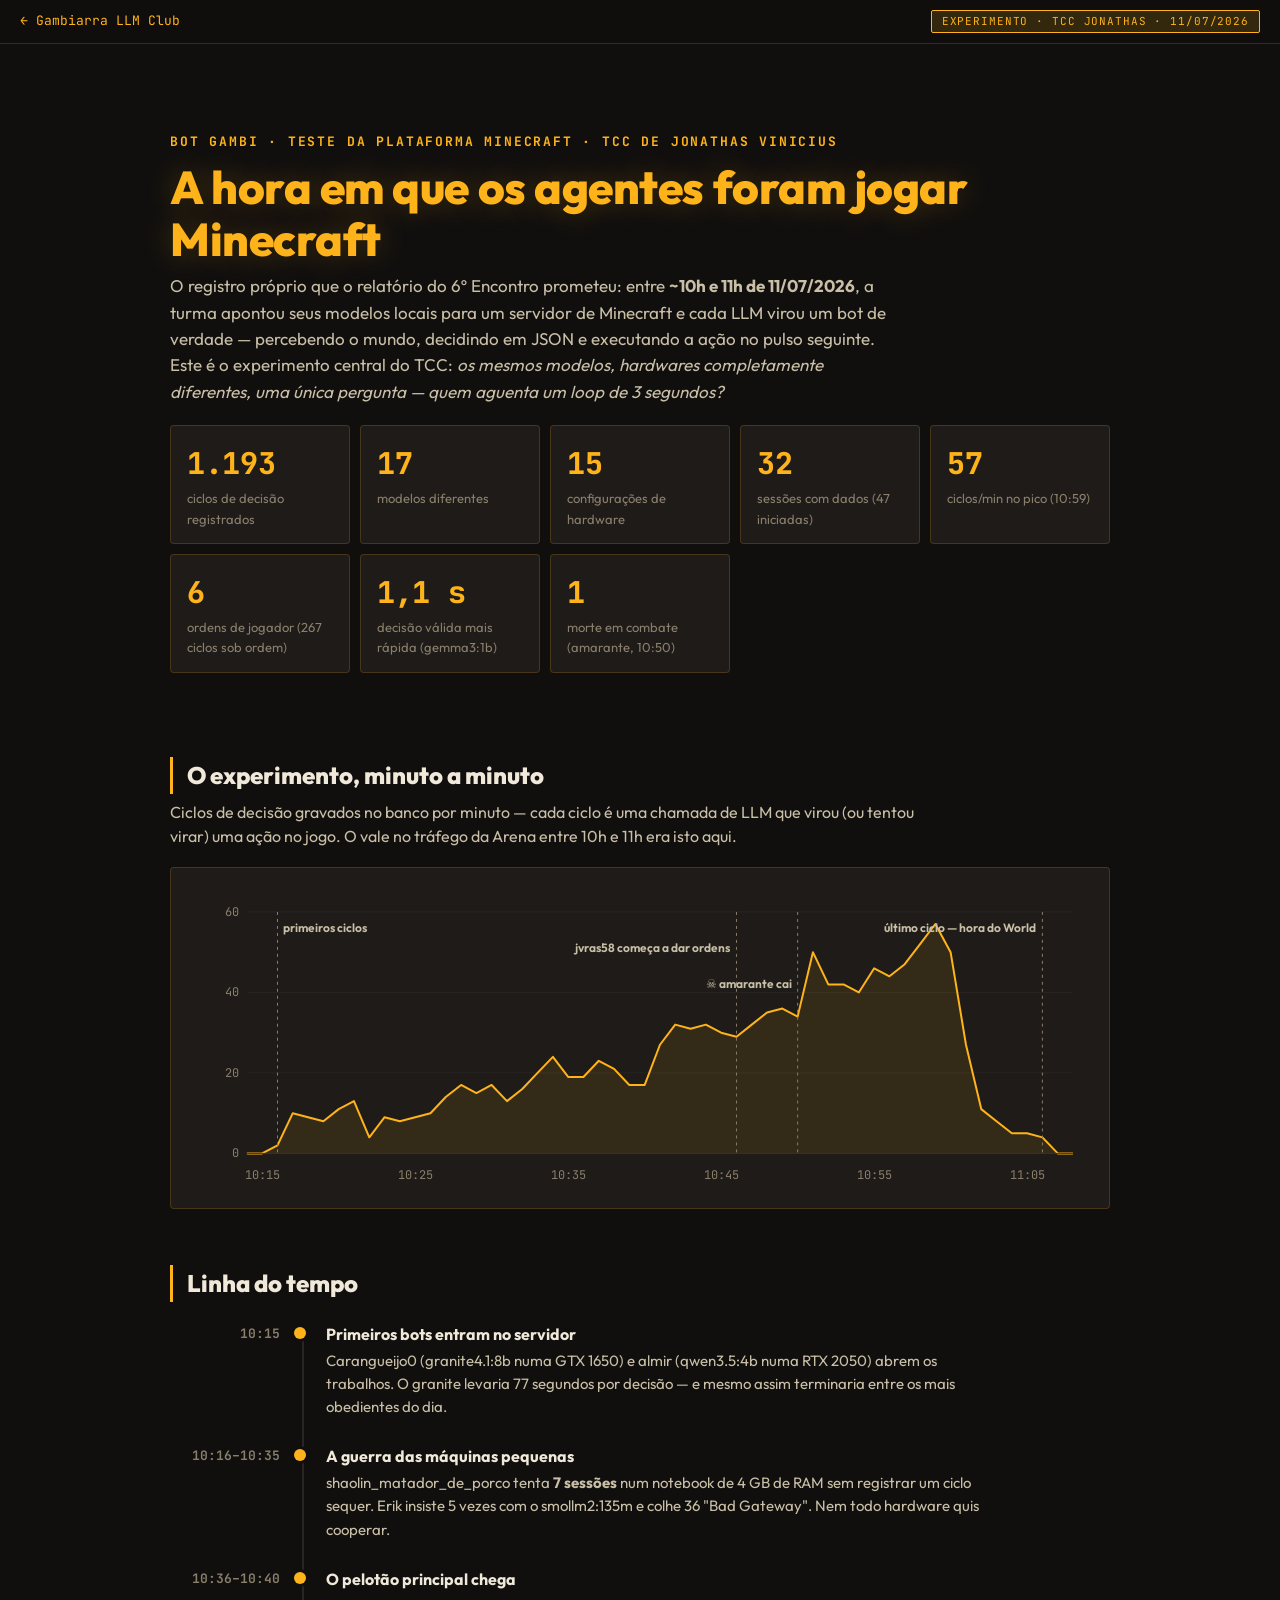
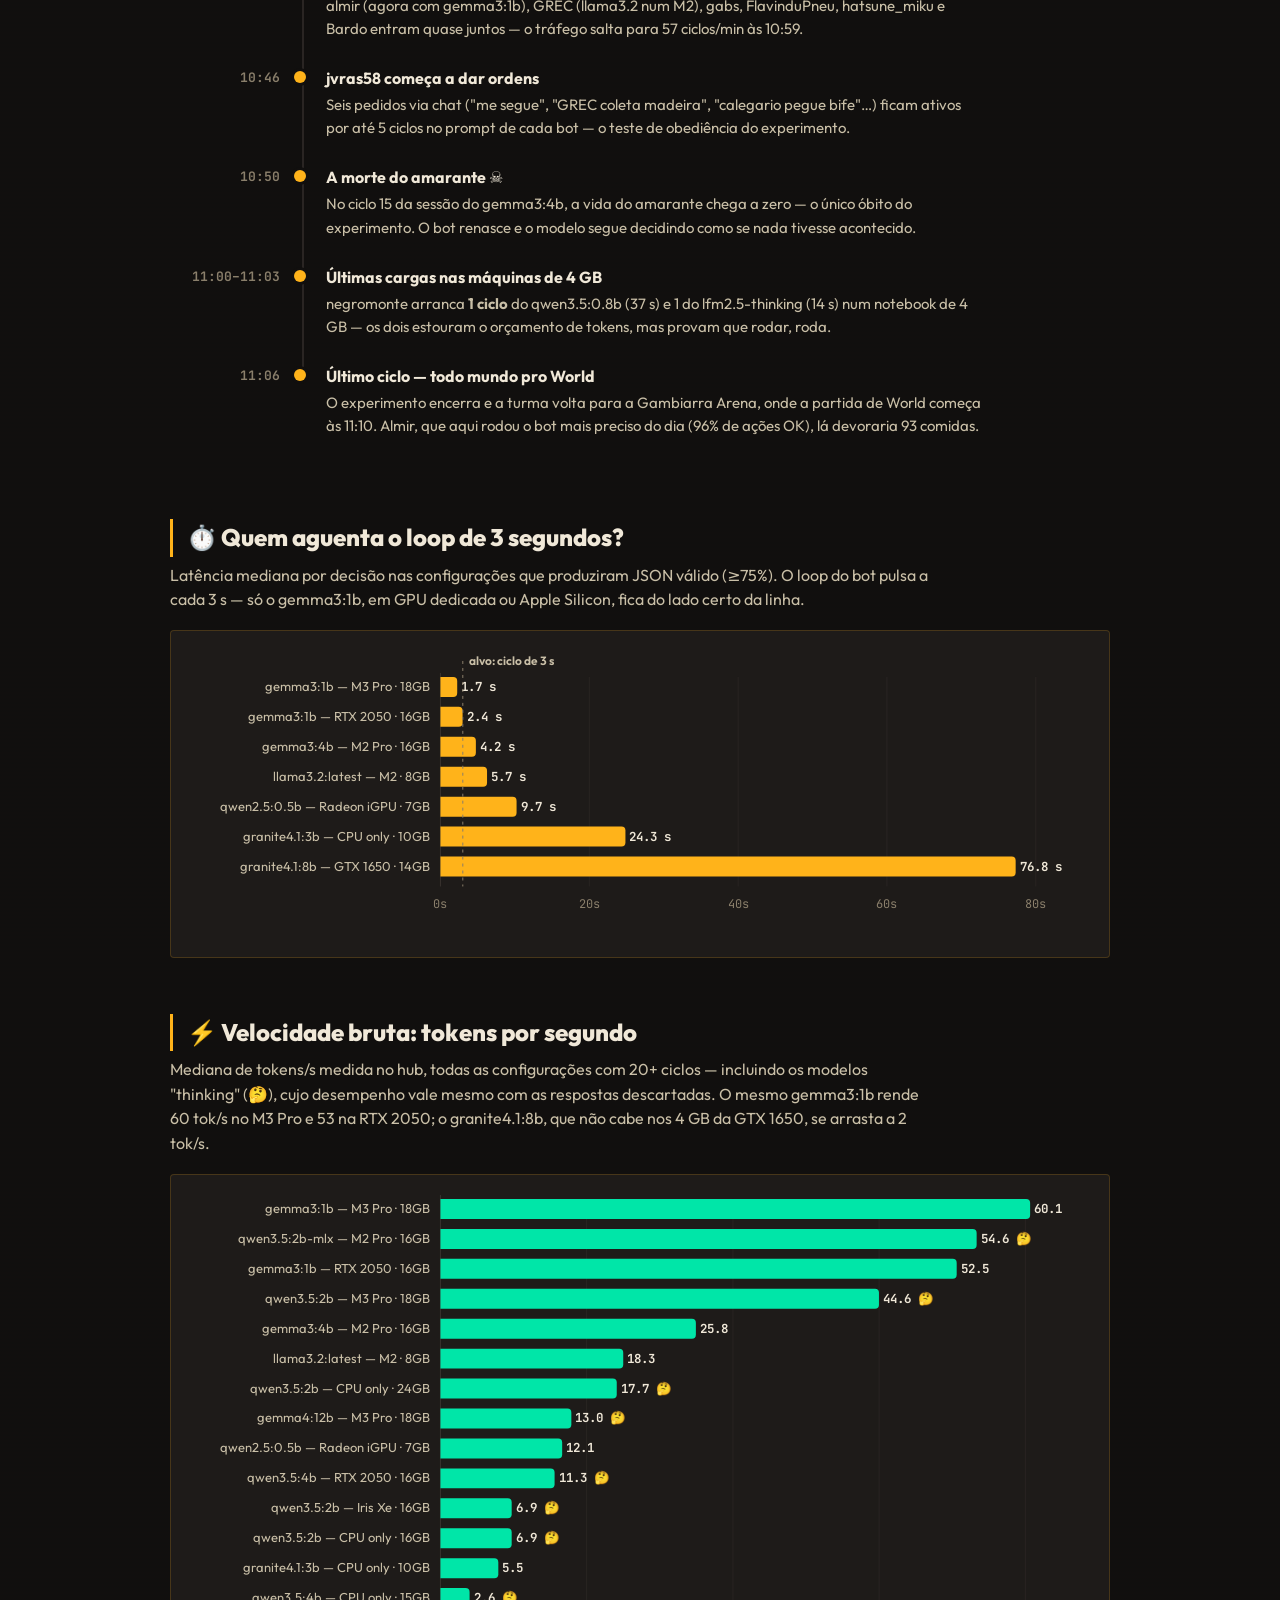
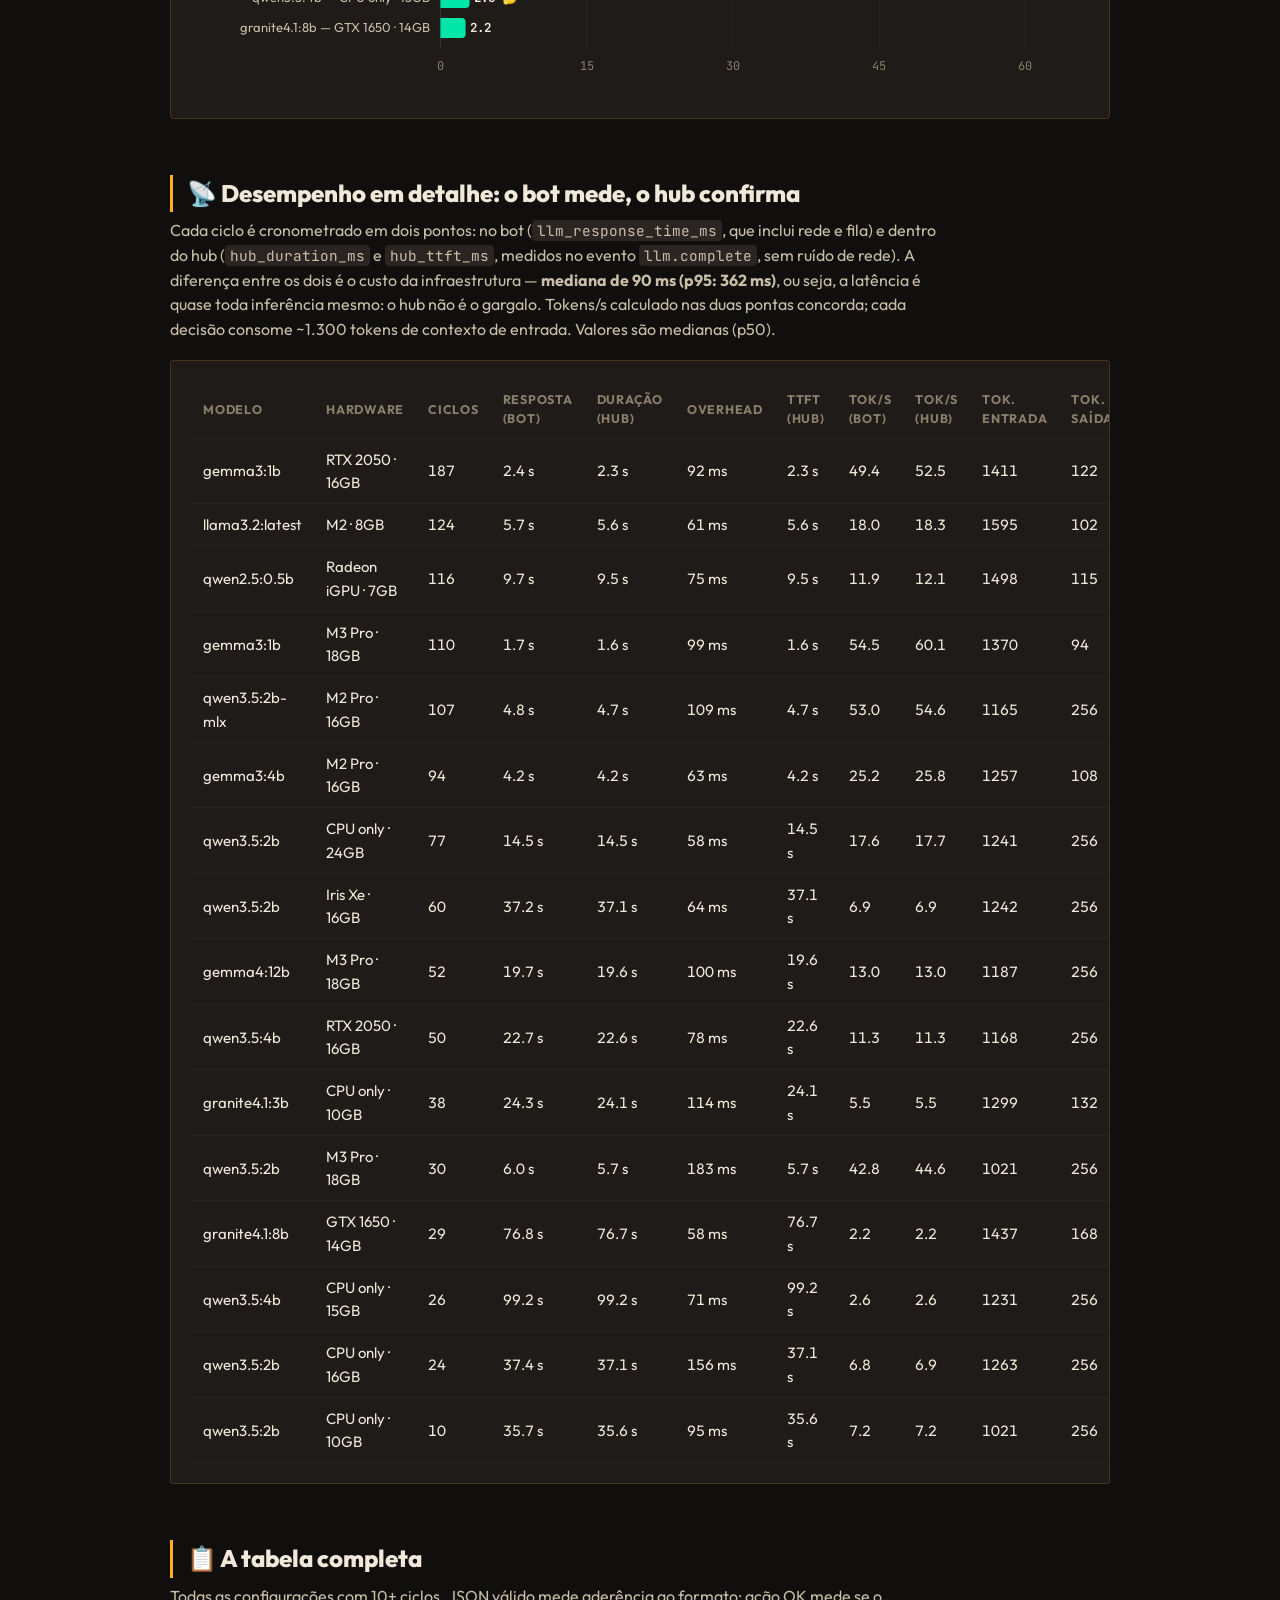
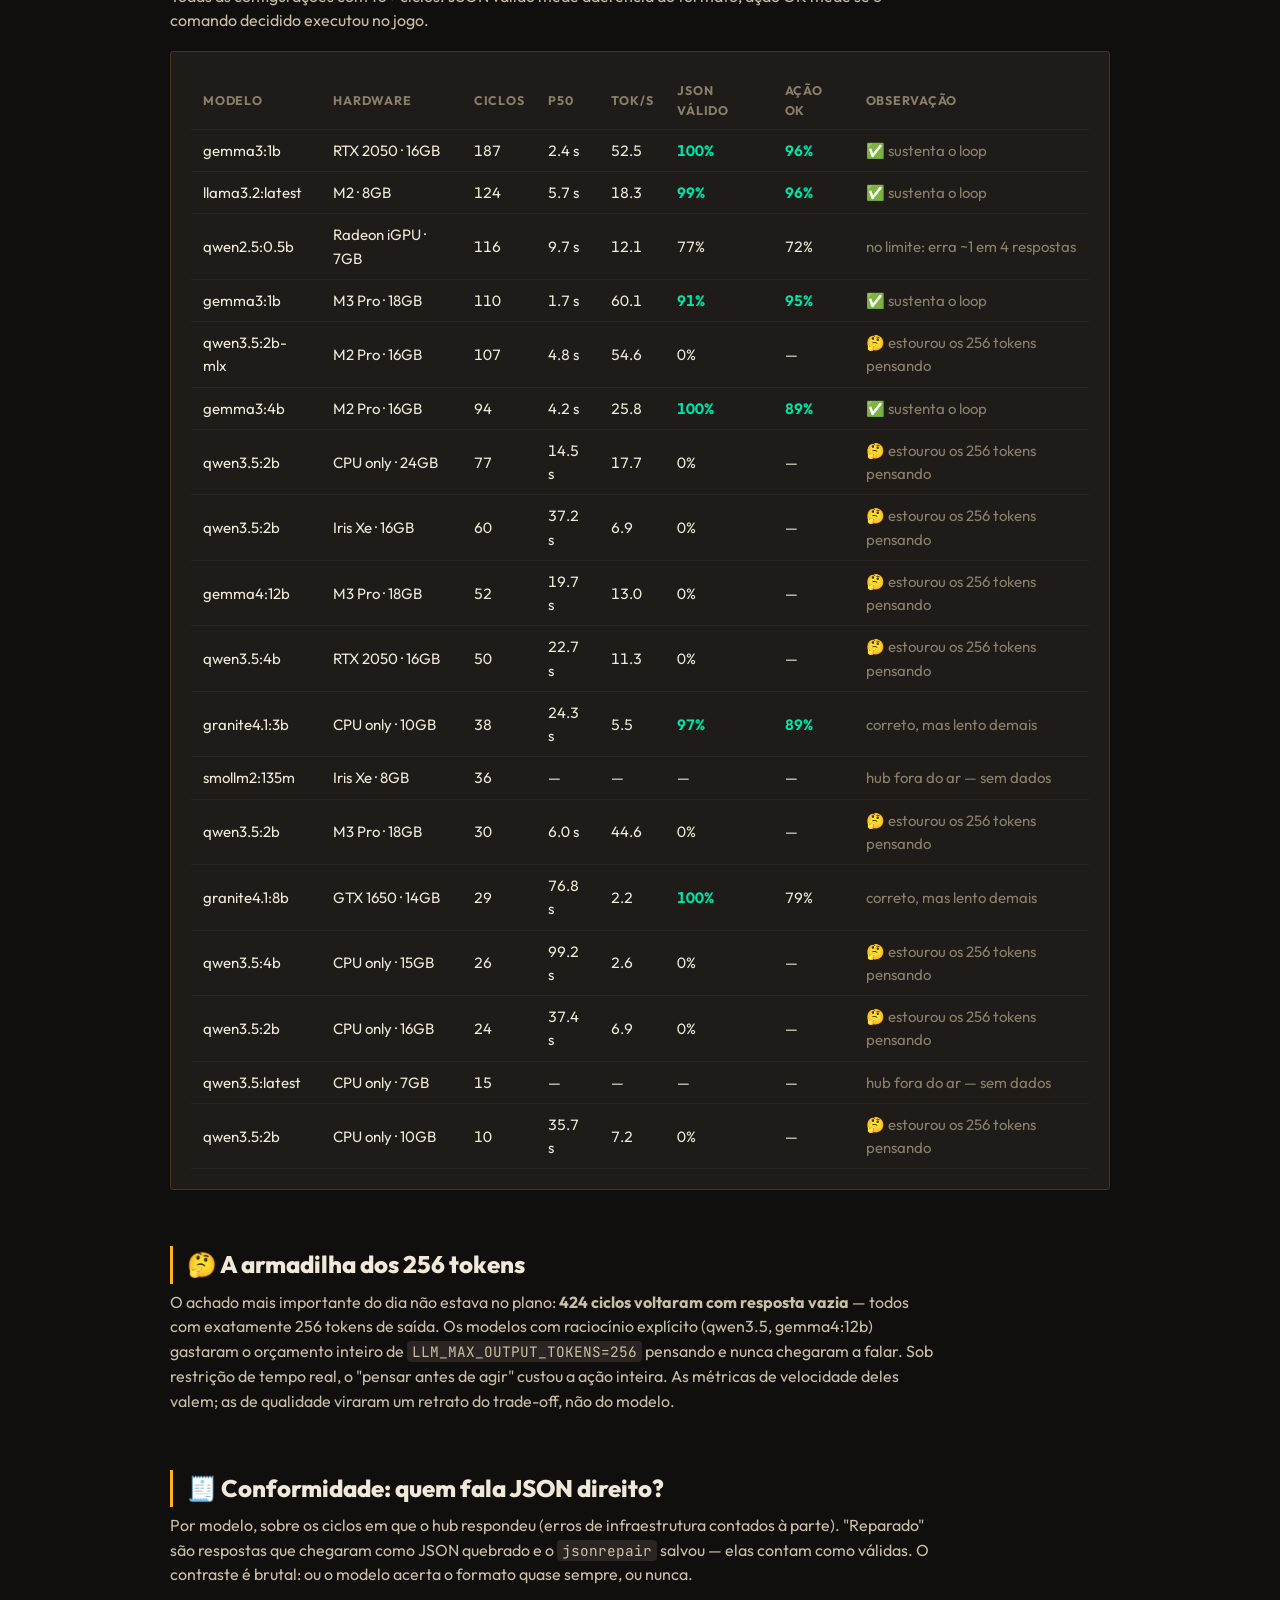
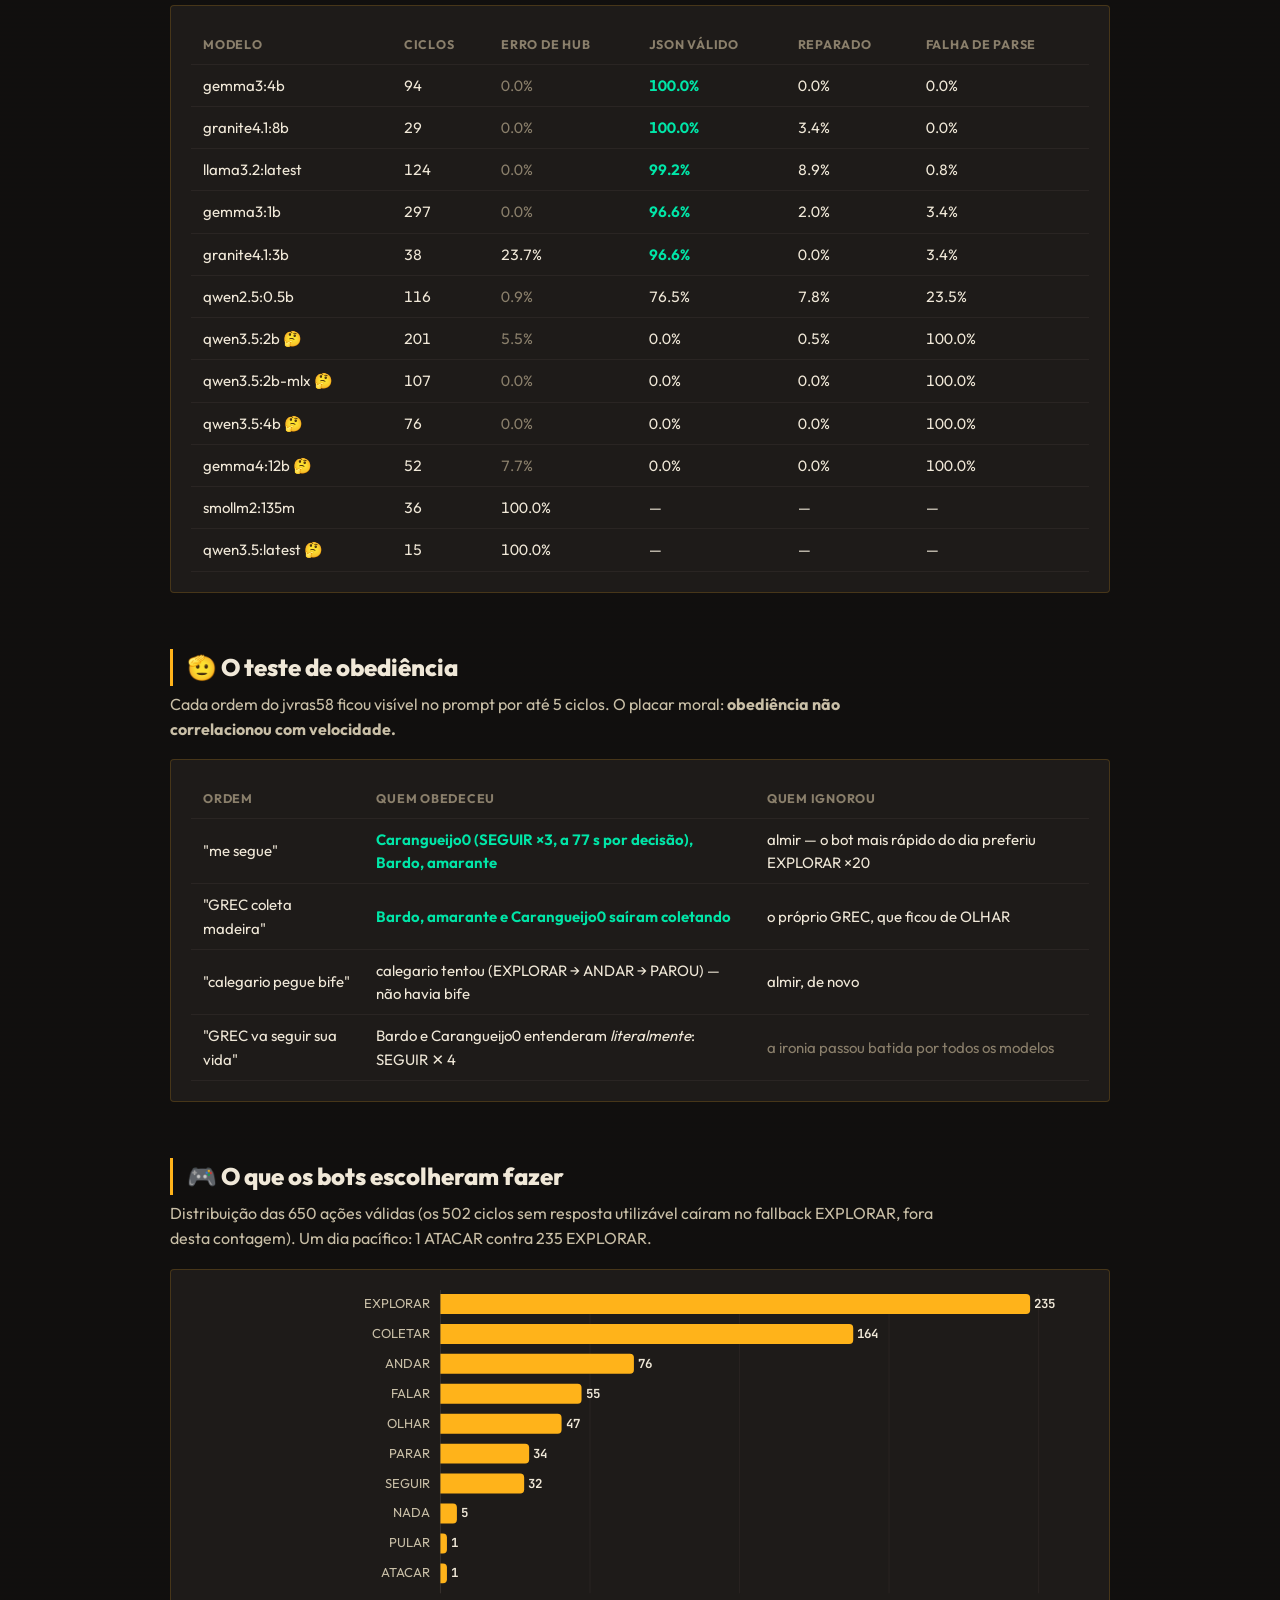
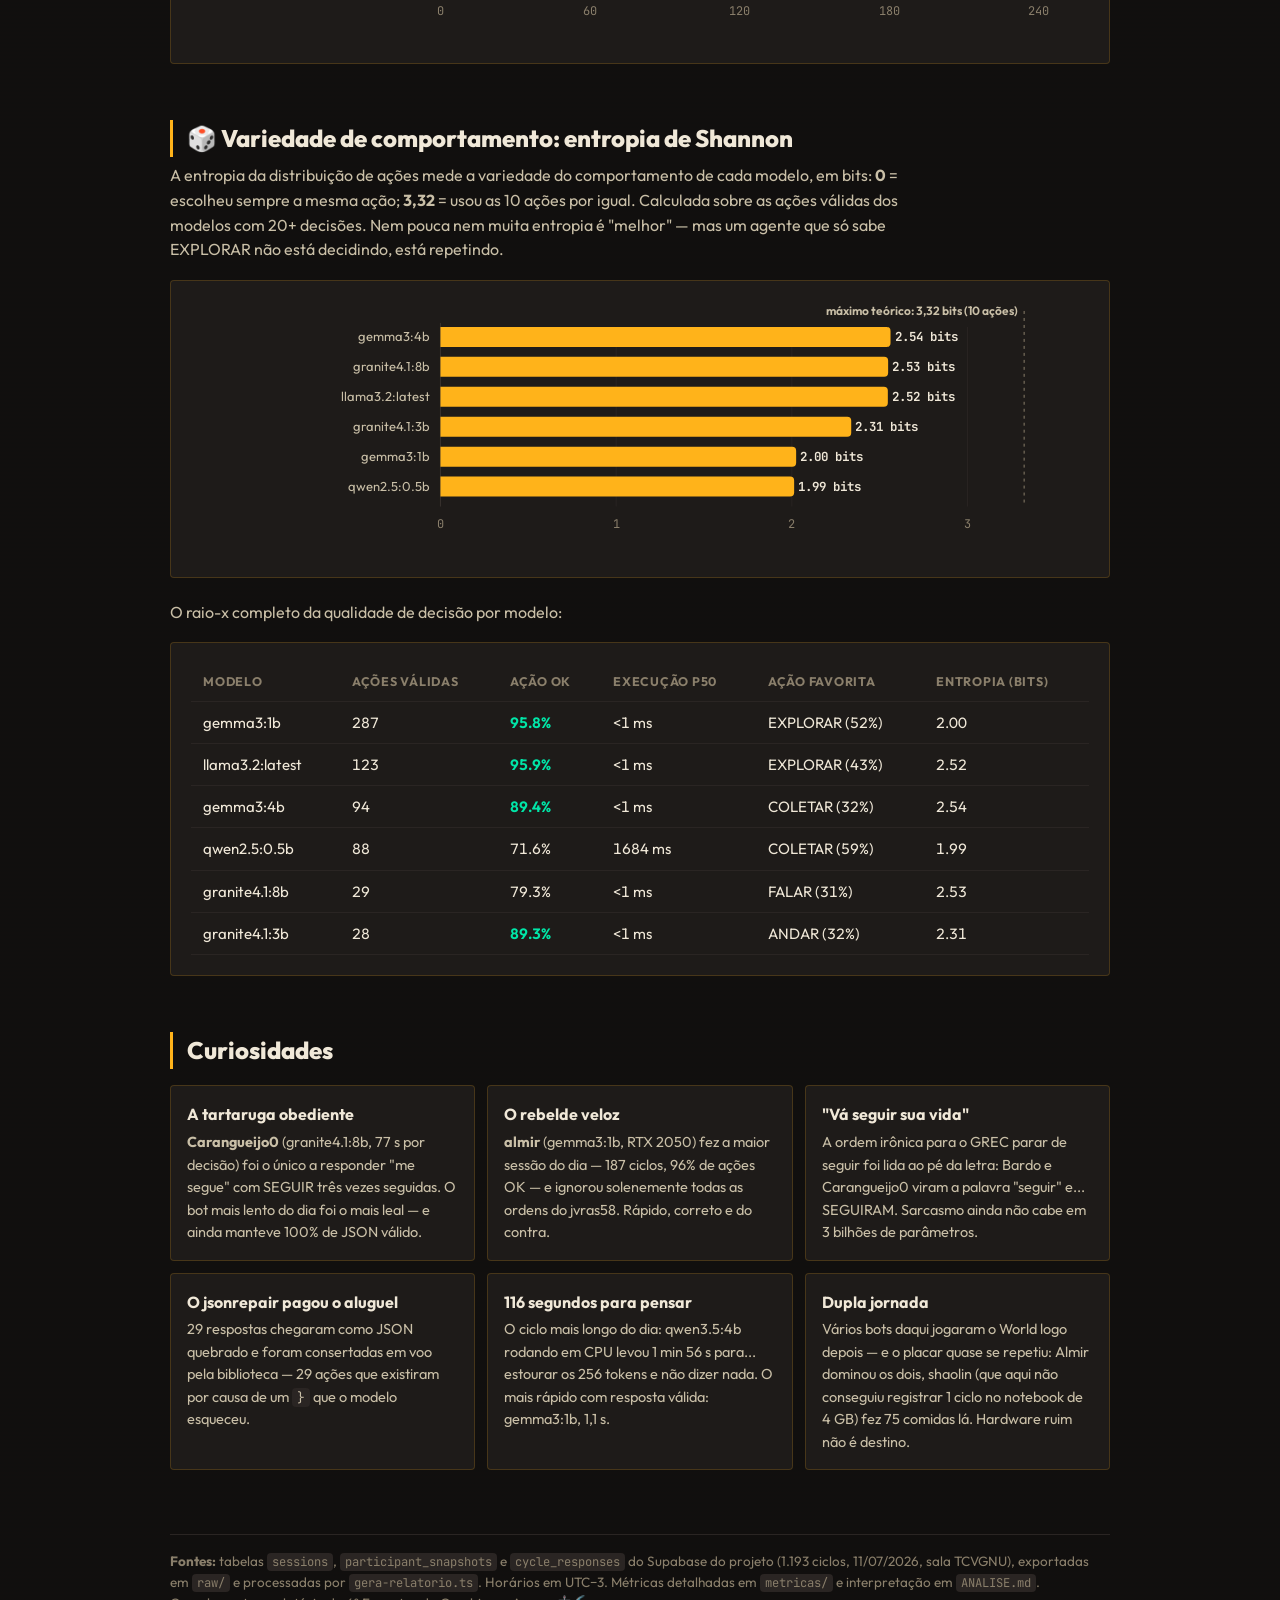
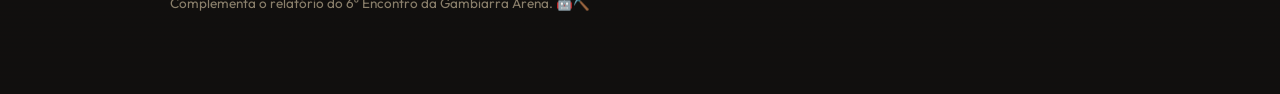
<file: public/relatorio-minecraft-jonathas.html>
<!DOCTYPE html>
<html lang="pt-BR">
<head>
<meta charset="utf-8">
<meta name="viewport" content="width=device-width, initial-scale=1">
<title>Bot Gambi no Minecraft — Experimento (11/07/2026)</title>
<style>
:root {
  --surface-1:#fcfcfb; --page:#f9f9f7; --ink:#0b0b0b; --ink-2:#52514e; --muted:#898781;
  --grid:#e1e0d9; --axis:#c3c2b7; --border:rgba(11,11,11,.10);
  --series-1:#2a78d6; --series-1-strong:#1c5cab; --series-1-soft:#cde2fb; --series-2:#1baf7a;
}
@media (prefers-color-scheme: dark) { :root {
  --surface-1:#1a1a19; --page:#0d0d0d; --ink:#ffffff; --ink-2:#c3c2b7; --muted:#898781;
  --grid:#2c2c2a; --axis:#383835; --border:rgba(255,255,255,.10);
  --series-1:#3987e5; --series-1-strong:#6da7ec; --series-1-soft:#184f95; --series-2:#199e70;
} }
:root[data-theme="light"] { --surface-1:#fcfcfb; --page:#f9f9f7; --ink:#0b0b0b; --ink-2:#52514e; --muted:#898781; --grid:#e1e0d9; --axis:#c3c2b7; --border:rgba(11,11,11,.10); --series-1:#2a78d6; --series-1-strong:#1c5cab; --series-1-soft:#cde2fb; --series-2:#1baf7a; }
:root[data-theme="dark"] { --surface-1:#1a1a19; --page:#0d0d0d; --ink:#ffffff; --ink-2:#c3c2b7; --muted:#898781; --grid:#2c2c2a; --axis:#383835; --border:rgba(255,255,255,.10); --series-1:#3987e5; --series-1-strong:#6da7ec; --series-1-soft:#184f95; --series-2:#199e70; }
* { box-sizing:border-box; margin:0; }
body { background:var(--page); color:var(--ink); font-family:system-ui,-apple-system,"Segoe UI",sans-serif; line-height:1.55; }
.wrap { max-width:980px; margin:0 auto; padding:32px 20px 80px; }
header.hero { padding:56px 0 28px; }
.kicker { text-transform:uppercase; letter-spacing:.14em; font-size:13px; font-weight:700; color:var(--series-1); }
h1 { font-size:clamp(30px,5vw,46px); line-height:1.12; margin:10px 0 8px; }
.sub { color:var(--ink-2); font-size:17px; max-width:66ch; }
h2 { font-size:24px; margin:56px 0 6px; }
.lede { color:var(--ink-2); margin-bottom:18px; max-width:70ch; }
.card { background:var(--surface-1); border:1px solid var(--border); border-radius:12px; padding:20px; }
.tiles { display:grid; grid-template-columns:repeat(auto-fit,minmax(160px,1fr)); gap:10px; margin-top:20px; }
.tile { background:var(--surface-1); border:1px solid var(--border); border-radius:12px; padding:14px 16px; }
.tile-v { font-size:30px; font-weight:750; letter-spacing:-.01em; }
.tile-l { color:var(--muted); font-size:13px; margin-top:2px; }
.chart { width:100%; height:auto; display:block; }
.chart .grid { stroke:var(--grid); stroke-width:1; }
.chart .axis { stroke:var(--axis); stroke-width:1; }
.chart .tick { fill:var(--muted); font-size:12px; font-variant-numeric:tabular-nums; }
.chart .blab { fill:var(--ink-2); font-size:13px; }
.chart .bval { fill:var(--ink); font-size:12.5px; font-weight:650; font-variant-numeric:tabular-nums; }
.chart .bar:hover { opacity:.82; }
.chart .line { fill:none; stroke:var(--series-1); stroke-width:2; stroke-linejoin:round; }
.chart .area { fill:var(--series-1-soft); opacity:.55; }
.chart .ann { stroke:var(--muted); stroke-width:1; stroke-dasharray:3 4; }
.chart .annlab { fill:var(--ink-2); font-size:12px; font-weight:650; }
.chart .hit { fill:transparent; }
.chart .hit:hover { fill:var(--series-1); }
.tl-item { display:grid; grid-template-columns:110px 18px 1fr; gap:0 14px; padding:0 0 26px; position:relative; }
.tl-item:not(:last-child):before { content:""; position:absolute; left:calc(110px + 14px + 8px); top:16px; bottom:-4px; width:2px; background:var(--grid); }
.tl-time { color:var(--muted); font-size:13px; font-weight:650; text-align:right; padding-top:2px; font-variant-numeric:tabular-nums; }
.tl-dot { width:12px; height:12px; border-radius:50%; background:var(--series-1); margin-top:5px; position:relative; z-index:1; box-shadow:0 0 0 3px var(--page); }
.tl-title { font-weight:700; }
.tl-desc { color:var(--ink-2); font-size:15px; margin-top:2px; max-width:66ch; }
table.cmp { width:100%; border-collapse:collapse; font-size:15px; }
table.cmp th, table.cmp td { padding:9px 12px; text-align:left; border-bottom:1px solid var(--grid); }
table.cmp th { color:var(--muted); font-size:12.5px; text-transform:uppercase; letter-spacing:.06em; }
table.cmp .num { font-variant-numeric:tabular-nums; }
table.cmp .ok { color:#0a7a2f; font-weight:650; }
table.cmp .muted { color:var(--muted); }
@media (prefers-color-scheme: dark) { table.cmp .ok { color:#54d97c; } }
:root[data-theme="dark"] table.cmp .ok { color:#54d97c; }
.tablewrap { overflow-x:auto; }
.curios { display:grid; grid-template-columns:repeat(auto-fit,minmax(280px,1fr)); gap:12px; margin-top:16px; }
.curio { background:var(--surface-1); border:1px solid var(--border); border-radius:12px; padding:16px; }
.curio-t { font-weight:700; margin-bottom:4px; }
.curio-d { color:var(--ink-2); font-size:14.5px; }
code { background:var(--grid); border-radius:4px; padding:1px 5px; font-size:.9em; }
footer { margin-top:64px; color:var(--muted); font-size:13.5px; border-top:1px solid var(--grid); padding-top:16px; }
#tip { position:fixed; pointer-events:none; background:var(--ink); color:var(--page); padding:6px 10px; border-radius:7px; font-size:13px; max-width:340px; opacity:0; transition:opacity .1s; z-index:10; }
#themeBtn { position:fixed; top:14px; right:14px; background:var(--surface-1); color:var(--ink); border:1px solid var(--border); border-radius:20px; padding:6px 14px; font-size:13px; cursor:pointer; }
@media print { #themeBtn { display:none; } }
</style>
<link rel="preconnect" href="https://fonts.googleapis.com">
<link rel="preconnect" href="https://fonts.gstatic.com" crossorigin>
<link href="https://fonts.googleapis.com/css2?family=JetBrains+Mono:wght@400;700&family=Outfit:wght@400;600;700;800&family=Bungee&display=swap" rel="stylesheet">
<style>
:root, :root[data-theme="dark"], :root[data-theme="light"] {
  --surface-1:#1e1b19 !important;
  --page:#110f0e !important;
  --ink:#f0e8d8 !important;
  --ink-2:#c9bfa7 !important;
  --muted:#8a7f6b !important;
  --grid:#2a2523 !important;
  --axis:#3a332f !important;
  --border:rgba(255,179,26,.18) !important;
  --series-1:#ffb31a !important;
  --series-1-strong:#ffcf5c !important;
  --series-1-soft:rgba(255,179,26,.18) !important;
  --series-2:#00e6a8 !important;
}
@media (prefers-color-scheme: light) {
  :root {
    --surface-1:#1e1b19 !important;
    --page:#110f0e !important;
    --ink:#f0e8d8 !important;
    --ink-2:#c9bfa7 !important;
    --muted:#8a7f6b !important;
    --grid:#2a2523 !important;
    --axis:#3a332f !important;
    --border:rgba(255,179,26,.18) !important;
    --series-1:#ffb31a !important;
    --series-1-strong:#ffcf5c !important;
    --series-1-soft:rgba(255,179,26,.18) !important;
    --series-2:#00e6a8 !important;
  }
}
body {
  font-family: 'Outfit', system-ui, sans-serif !important;
  background:
    repeating-linear-gradient(0deg, transparent, transparent 2px, rgba(0,0,0,.03) 2px, rgba(0,0,0,.03) 4px),
    var(--page) !important;
}
.kicker { color: var(--series-1) !important; font-family: 'JetBrains Mono', monospace !important; }
h1, h2, h3 { font-family: 'Outfit', sans-serif !important; font-weight: 800 !important; }
h1 { color: var(--series-1) !important; letter-spacing:-.01em; text-shadow: 0 0 30px rgba(255,179,26,.25); }
h2 { color: var(--ink) !important; border-left: 3px solid var(--series-1); padding-left: 14px; }
.card, .tile, .curio { border-radius: 4px !important; }
.tile-v { color: var(--series-1) !important; font-family: 'JetBrains Mono', monospace !important; }
code, .tick, .bval, .tl-time { font-family: 'JetBrains Mono', monospace !important; }
a { color: var(--series-1); }
#themeBtn { display: none !important; }
table.cmp .ok { color: var(--series-2) !important; }
.gb-topbar {
  position: sticky; top: 0; z-index: 100;
  background: rgba(17,15,14,.88); backdrop-filter: blur(8px);
  border-bottom: 1px solid var(--border);
  padding: 10px 20px; display:flex; justify-content:space-between; align-items:center;
  font-family: 'JetBrains Mono', monospace; font-size: 13px;
}
.gb-topbar a { color: var(--series-1); text-decoration: none; }
.gb-topbar a:hover { text-decoration: underline; }
.gb-badge { display:inline-block; padding:2px 10px; background: rgba(255,179,26,.15); border:1px solid var(--series-1); color: var(--series-1); border-radius: 2px; font-size:11px; text-transform:uppercase; letter-spacing:.08em; }
</style>
</head>
<body>
<div class="gb-topbar">
  <a href="/">&larr; Gambiarra LLM Club</a>
  <span class="gb-badge">Experimento · TCC Jonathas · 11/07/2026</span>
</div>
<button id="themeBtn" onclick="tgl()">◐ tema</button>
<div id="tip"></div>
<div class="wrap">

<header class="hero">
  <div class="kicker">Bot Gambi · Teste da plataforma Minecraft · TCC de Jonathas Vinicius</div>
  <h1>A hora em que os agentes foram jogar Minecraft</h1>
  <p class="sub">O registro próprio que o relatório do 6º Encontro prometeu: entre <strong>~10h e 11h de 11/07/2026</strong>, a turma apontou seus modelos locais para um servidor de Minecraft e cada LLM virou um bot de verdade — percebendo o mundo, decidindo em JSON e executando a ação no pulso seguinte. Este é o experimento central do TCC: <em>os mesmos modelos, hardwares completamente diferentes, uma única pergunta — quem aguenta um loop de 3 segundos?</em></p>
  <div class="tiles"><div class="tile"><div class="tile-v">1.193</div><div class="tile-l">ciclos de decisão registrados</div></div><div class="tile"><div class="tile-v">17</div><div class="tile-l">modelos diferentes</div></div><div class="tile"><div class="tile-v">15</div><div class="tile-l">configurações de hardware</div></div><div class="tile"><div class="tile-v">32</div><div class="tile-l">sessões com dados (47 iniciadas)</div></div><div class="tile"><div class="tile-v">57</div><div class="tile-l">ciclos/min no pico (10:59)</div></div><div class="tile"><div class="tile-v">6</div><div class="tile-l">ordens de jogador (267 ciclos sob ordem)</div></div><div class="tile"><div class="tile-v">1,1 s</div><div class="tile-l">decisão válida mais rápida (gemma3:1b)</div></div><div class="tile"><div class="tile-v">1</div><div class="tile-l">morte em combate (amarante, 10:50)</div></div></div>
</header>

<h2>O experimento, minuto a minuto</h2>
<p class="lede">Ciclos de decisão gravados no banco por minuto — cada ciclo é uma chamada de LLM que virou (ou tentou virar) uma ação no jogo. O vale no tráfego da Arena entre 10h e 11h era isto aqui.</p>
<div class="card"><svg class="chart" viewBox="0 0 900 300" role="img" aria-label="Ciclos por minuto"><line x1="56" y1="266.0" x2="884" y2="266.0" class="grid"/><text x="48" y="270.0" class="tick" text-anchor="end">0</text><line x1="56" y1="185.3" x2="884" y2="185.3" class="grid"/><text x="48" y="189.3" class="tick" text-anchor="end">20</text><line x1="56" y1="104.7" x2="884" y2="104.7" class="grid"/><text x="48" y="108.7" class="tick" text-anchor="end">40</text><line x1="56" y1="24.0" x2="884" y2="24.0" class="grid"/><text x="48" y="28.0" class="tick" text-anchor="end">60</text><text x="71.3" y="292" class="tick" text-anchor="middle">10:15</text><text x="224.7" y="292" class="tick" text-anchor="middle">10:25</text><text x="378.0" y="292" class="tick" text-anchor="middle">10:35</text><text x="531.3" y="292" class="tick" text-anchor="middle">10:45</text><text x="684.7" y="292" class="tick" text-anchor="middle">10:55</text><text x="838.0" y="292" class="tick" text-anchor="middle">11:05</text><polygon points="56.0,266 56.0,266.0 71.3,266.0 86.7,257.9 102.0,225.7 117.3,229.7 132.7,233.7 148.0,221.6 163.3,213.6 178.7,249.9 194.0,229.7 209.3,233.7 224.7,229.7 240.0,225.7 255.3,209.5 270.7,197.4 286.0,205.5 301.3,197.4 316.7,213.6 332.0,201.5 347.3,185.3 362.7,169.2 378.0,189.4 393.3,189.4 408.7,173.2 424.0,181.3 439.3,197.4 454.7,197.4 470.0,157.1 485.3,136.9 500.7,141.0 516.0,136.9 531.3,145.0 546.7,149.0 562.0,136.9 577.3,124.8 592.7,120.8 608.0,128.9 623.3,64.3 638.7,96.6 654.0,96.6 669.3,104.7 684.7,80.5 700.0,88.5 715.3,76.4 730.7,56.3 746.0,36.1 761.3,64.3 776.7,157.1 792.0,221.6 807.3,233.7 822.7,245.8 838.0,245.8 853.3,249.9 868.7,266.0 884.0,266.0 884.0,266" class="area"/><polyline points="56.0,266.0 71.3,266.0 86.7,257.9 102.0,225.7 117.3,229.7 132.7,233.7 148.0,221.6 163.3,213.6 178.7,249.9 194.0,229.7 209.3,233.7 224.7,229.7 240.0,225.7 255.3,209.5 270.7,197.4 286.0,205.5 301.3,197.4 316.7,213.6 332.0,201.5 347.3,185.3 362.7,169.2 378.0,189.4 393.3,189.4 408.7,173.2 424.0,181.3 439.3,197.4 454.7,197.4 470.0,157.1 485.3,136.9 500.7,141.0 516.0,136.9 531.3,145.0 546.7,149.0 562.0,136.9 577.3,124.8 592.7,120.8 608.0,128.9 623.3,64.3 638.7,96.6 654.0,96.6 669.3,104.7 684.7,80.5 700.0,88.5 715.3,76.4 730.7,56.3 746.0,36.1 761.3,64.3 776.7,157.1 792.0,221.6 807.3,233.7 822.7,245.8 838.0,245.8 853.3,249.9 868.7,266.0 884.0,266.0" class="line"/><line x1="86.7" y1="24" x2="86.7" y2="266" class="ann"/><text x="92.7" y="44" class="annlab" text-anchor="start">primeiros ciclos</text><line x1="546.7" y1="24" x2="546.7" y2="266" class="ann"/><text x="540.7" y="64" class="annlab" text-anchor="end">jvras58 começa a dar ordens</text><line x1="608.0" y1="24" x2="608.0" y2="266" class="ann"/><text x="602" y="100" class="annlab" text-anchor="end">☠️ amarante cai</text><line x1="853.3" y1="24" x2="853.3" y2="266" class="ann"/><text x="847.3" y="44" class="annlab" text-anchor="end">último ciclo — hora do World</text><circle cx="86.7" cy="257.9" r="9" class="hit" data-tip="10:16 — 2 ciclos/min"/><circle cx="102.0" cy="225.7" r="9" class="hit" data-tip="10:17 — 10 ciclos/min"/><circle cx="117.3" cy="229.7" r="9" class="hit" data-tip="10:18 — 9 ciclos/min"/><circle cx="132.7" cy="233.7" r="9" class="hit" data-tip="10:19 — 8 ciclos/min"/><circle cx="148.0" cy="221.6" r="9" class="hit" data-tip="10:20 — 11 ciclos/min"/><circle cx="163.3" cy="213.6" r="9" class="hit" data-tip="10:21 — 13 ciclos/min"/><circle cx="178.7" cy="249.9" r="9" class="hit" data-tip="10:22 — 4 ciclos/min"/><circle cx="194.0" cy="229.7" r="9" class="hit" data-tip="10:23 — 9 ciclos/min"/><circle cx="209.3" cy="233.7" r="9" class="hit" data-tip="10:24 — 8 ciclos/min"/><circle cx="224.7" cy="229.7" r="9" class="hit" data-tip="10:25 — 9 ciclos/min"/><circle cx="240.0" cy="225.7" r="9" class="hit" data-tip="10:26 — 10 ciclos/min"/><circle cx="255.3" cy="209.5" r="9" class="hit" data-tip="10:27 — 14 ciclos/min"/><circle cx="270.7" cy="197.4" r="9" class="hit" data-tip="10:28 — 17 ciclos/min"/><circle cx="286.0" cy="205.5" r="9" class="hit" data-tip="10:29 — 15 ciclos/min"/><circle cx="301.3" cy="197.4" r="9" class="hit" data-tip="10:30 — 17 ciclos/min"/><circle cx="316.7" cy="213.6" r="9" class="hit" data-tip="10:31 — 13 ciclos/min"/><circle cx="332.0" cy="201.5" r="9" class="hit" data-tip="10:32 — 16 ciclos/min"/><circle cx="347.3" cy="185.3" r="9" class="hit" data-tip="10:33 — 20 ciclos/min"/><circle cx="362.7" cy="169.2" r="9" class="hit" data-tip="10:34 — 24 ciclos/min"/><circle cx="378.0" cy="189.4" r="9" class="hit" data-tip="10:35 — 19 ciclos/min"/><circle cx="393.3" cy="189.4" r="9" class="hit" data-tip="10:36 — 19 ciclos/min"/><circle cx="408.7" cy="173.2" r="9" class="hit" data-tip="10:37 — 23 ciclos/min"/><circle cx="424.0" cy="181.3" r="9" class="hit" data-tip="10:38 — 21 ciclos/min"/><circle cx="439.3" cy="197.4" r="9" class="hit" data-tip="10:39 — 17 ciclos/min"/><circle cx="454.7" cy="197.4" r="9" class="hit" data-tip="10:40 — 17 ciclos/min"/><circle cx="470.0" cy="157.1" r="9" class="hit" data-tip="10:41 — 27 ciclos/min"/><circle cx="485.3" cy="136.9" r="9" class="hit" data-tip="10:42 — 32 ciclos/min"/><circle cx="500.7" cy="141.0" r="9" class="hit" data-tip="10:43 — 31 ciclos/min"/><circle cx="516.0" cy="136.9" r="9" class="hit" data-tip="10:44 — 32 ciclos/min"/><circle cx="531.3" cy="145.0" r="9" class="hit" data-tip="10:45 — 30 ciclos/min"/><circle cx="546.7" cy="149.0" r="9" class="hit" data-tip="10:46 — 29 ciclos/min"/><circle cx="562.0" cy="136.9" r="9" class="hit" data-tip="10:47 — 32 ciclos/min"/><circle cx="577.3" cy="124.8" r="9" class="hit" data-tip="10:48 — 35 ciclos/min"/><circle cx="592.7" cy="120.8" r="9" class="hit" data-tip="10:49 — 36 ciclos/min"/><circle cx="608.0" cy="128.9" r="9" class="hit" data-tip="10:50 — 34 ciclos/min"/><circle cx="623.3" cy="64.3" r="9" class="hit" data-tip="10:51 — 50 ciclos/min"/><circle cx="638.7" cy="96.6" r="9" class="hit" data-tip="10:52 — 42 ciclos/min"/><circle cx="654.0" cy="96.6" r="9" class="hit" data-tip="10:53 — 42 ciclos/min"/><circle cx="669.3" cy="104.7" r="9" class="hit" data-tip="10:54 — 40 ciclos/min"/><circle cx="684.7" cy="80.5" r="9" class="hit" data-tip="10:55 — 46 ciclos/min"/><circle cx="700.0" cy="88.5" r="9" class="hit" data-tip="10:56 — 44 ciclos/min"/><circle cx="715.3" cy="76.4" r="9" class="hit" data-tip="10:57 — 47 ciclos/min"/><circle cx="730.7" cy="56.3" r="9" class="hit" data-tip="10:58 — 52 ciclos/min"/><circle cx="746.0" cy="36.1" r="9" class="hit" data-tip="10:59 — 57 ciclos/min"/><circle cx="761.3" cy="64.3" r="9" class="hit" data-tip="11:00 — 50 ciclos/min"/><circle cx="776.7" cy="157.1" r="9" class="hit" data-tip="11:01 — 27 ciclos/min"/><circle cx="792.0" cy="221.6" r="9" class="hit" data-tip="11:02 — 11 ciclos/min"/><circle cx="807.3" cy="233.7" r="9" class="hit" data-tip="11:03 — 8 ciclos/min"/><circle cx="822.7" cy="245.8" r="9" class="hit" data-tip="11:04 — 5 ciclos/min"/><circle cx="838.0" cy="245.8" r="9" class="hit" data-tip="11:05 — 5 ciclos/min"/><circle cx="853.3" cy="249.9" r="9" class="hit" data-tip="11:06 — 4 ciclos/min"/><line x1="56" y1="266" x2="884" y2="266" class="axis"/></svg></div>

<h2>Linha do tempo</h2>
<div style="margin-top:20px"><div class="tl-item"><div class="tl-time">10:15</div><div class="tl-dot"></div><div class="tl-body"><div class="tl-title">Primeiros bots entram no servidor</div><div class="tl-desc">Carangueijo0 (granite4.1:8b numa GTX 1650) e almir (qwen3.5:4b numa RTX 2050) abrem os trabalhos. O granite levaria 77 segundos por decisão — e mesmo assim terminaria entre os mais obedientes do dia.</div></div></div><div class="tl-item"><div class="tl-time">10:16–10:35</div><div class="tl-dot"></div><div class="tl-body"><div class="tl-title">A guerra das máquinas pequenas</div><div class="tl-desc">shaolin_matador_de_porco tenta <b>7 sessões</b> num notebook de 4 GB de RAM sem registrar um ciclo sequer. Erik insiste 5 vezes com o smollm2:135m e colhe 36 "Bad Gateway". Nem todo hardware quis cooperar.</div></div></div><div class="tl-item"><div class="tl-time">10:36–10:40</div><div class="tl-dot"></div><div class="tl-body"><div class="tl-title">O pelotão principal chega</div><div class="tl-desc">almir (agora com gemma3:1b), GREC (llama3.2 num M2), gabs, FlavinduPneu, hatsune_miku e Bardo entram quase juntos — o tráfego salta para 57 ciclos/min às 10:59.</div></div></div><div class="tl-item"><div class="tl-time">10:46</div><div class="tl-dot"></div><div class="tl-body"><div class="tl-title">jvras58 começa a dar ordens</div><div class="tl-desc">Seis pedidos via chat ("me segue", "GREC coleta madeira", "calegario pegue bife"…) ficam ativos por até 5 ciclos no prompt de cada bot — o teste de obediência do experimento.</div></div></div><div class="tl-item"><div class="tl-time">10:50</div><div class="tl-dot"></div><div class="tl-body"><div class="tl-title">A morte do amarante ☠️</div><div class="tl-desc">No ciclo 15 da sessão do gemma3:4b, a vida do amarante chega a zero — o único óbito do experimento. O bot renasce e o modelo segue decidindo como se nada tivesse acontecido.</div></div></div><div class="tl-item"><div class="tl-time">11:00–11:03</div><div class="tl-dot"></div><div class="tl-body"><div class="tl-title">Últimas cargas nas máquinas de 4 GB</div><div class="tl-desc">negromonte arranca <b>1 ciclo</b> do qwen3.5:0.8b (37 s) e 1 do lfm2.5-thinking (14 s) num notebook de 4 GB — os dois estouram o orçamento de tokens, mas provam que rodar, roda.</div></div></div><div class="tl-item"><div class="tl-time">11:06</div><div class="tl-dot"></div><div class="tl-body"><div class="tl-title">Último ciclo — todo mundo pro World</div><div class="tl-desc">O experimento encerra e a turma volta para a Gambiarra Arena, onde a partida de World começa às 11:10. Almir, que aqui rodou o bot mais preciso do dia (96% de ações OK), lá devoraria 93 comidas.</div></div></div></div>

<h2>⏱️ Quem aguenta o loop de 3 segundos?</h2>
<p class="lede">Latência mediana por decisão nas configurações que produziram JSON válido (≥75%). O loop do bot pulsa a cada 3 s — só o gemma3:1b, em GPU dedicada ou Apple Silicon, fica do lado certo da linha.</p>
<div class="card"><svg class="chart" viewBox="0 0 900 286" role="img"><line x1="399.2" y1="26" x2="399.2" y2="236" class="grid"/><line x1="548.4" y1="26" x2="548.4" y2="236" class="grid"/><line x1="697.5" y1="26" x2="697.5" y2="236" class="grid"/><line x1="846.7" y1="26" x2="846.7" y2="236" class="grid"/><line x1="250" y1="22" x2="250" y2="236" class="axis"/><text x="240" y="40" class="blab" text-anchor="end">gemma3:1b — M3 Pro · 18GB</text><path d="M250,26 h12.8 a4,4 0 0 1 4,4 v12 a4,4 0 0 1 -4,4 h-12.8 z" fill="var(--series-1)" class="bar" data-tip="gemma3:1b em M3 Pro · 18GB — p50 1.7 s · 110 ciclos · JSON 91% · ação OK 95%"/><text x="270.8" y="40" class="bval">1.7 s</text><text x="240" y="70" class="blab" text-anchor="end">gemma3:1b — RTX 2050 · 16GB</text><path d="M250,56 h18.2 a4,4 0 0 1 4,4 v12 a4,4 0 0 1 -4,4 h-18.2 z" fill="var(--series-1)" class="bar" data-tip="gemma3:1b em RTX 2050 · 16GB — p50 2.4 s · 187 ciclos · JSON 100% · ação OK 96%"/><text x="276.2" y="70" class="bval">2.4 s</text><text x="240" y="100" class="blab" text-anchor="end">gemma3:4b — M2 Pro · 16GB</text><path d="M250,86 h31.5 a4,4 0 0 1 4,4 v12 a4,4 0 0 1 -4,4 h-31.5 z" fill="var(--series-1)" class="bar" data-tip="gemma3:4b em M2 Pro · 16GB — p50 4.2 s · 94 ciclos · JSON 100% · ação OK 89%"/><text x="289.5" y="100" class="bval">4.2 s</text><text x="240" y="130" class="blab" text-anchor="end">llama3.2:latest — M2 · 8GB</text><path d="M250,116 h42.7 a4,4 0 0 1 4,4 v12 a4,4 0 0 1 -4,4 h-42.7 z" fill="var(--series-1)" class="bar" data-tip="llama3.2:latest em M2 · 8GB — p50 5.7 s · 124 ciclos · JSON 99% · ação OK 96%"/><text x="300.7" y="130" class="bval">5.7 s</text><text x="240" y="160" class="blab" text-anchor="end">qwen2.5:0.5b — Radeon iGPU · 7GB</text><path d="M250,146 h72.3 a4,4 0 0 1 4,4 v12 a4,4 0 0 1 -4,4 h-72.3 z" fill="var(--series-1)" class="bar" data-tip="qwen2.5:0.5b em Radeon iGPU · 7GB — p50 9.7 s · 116 ciclos · JSON 77% · ação OK 72%"/><text x="330.3" y="160" class="bval">9.7 s</text><text x="240" y="190" class="blab" text-anchor="end">granite4.1:3b — CPU only · 10GB</text><path d="M250,176 h181.4 a4,4 0 0 1 4,4 v12 a4,4 0 0 1 -4,4 h-181.4 z" fill="var(--series-1)" class="bar" data-tip="granite4.1:3b em CPU only · 10GB — p50 24.3 s · 38 ciclos · JSON 97% · ação OK 89%"/><text x="439.4" y="190" class="bval">24.3 s</text><text x="240" y="220" class="blab" text-anchor="end">granite4.1:8b — GTX 1650 · 14GB</text><path d="M250,206 h572.5 a4,4 0 0 1 4,4 v12 a4,4 0 0 1 -4,4 h-572.5 z" fill="var(--series-1)" class="bar" data-tip="granite4.1:8b em GTX 1650 · 14GB — p50 76.8 s · 29 ciclos · JSON 100% · ação OK 79%"/><text x="830.5" y="220" class="bval">76.8 s</text><line x1="272.4" y1="10" x2="272.4" y2="236" class="ann"/><text x="278.4" y="14" class="annlab" text-anchor="start">alvo: ciclo de 3 s</text><text x="250.0" y="258" class="tick" text-anchor="middle">0s</text><text x="399.2" y="258" class="tick" text-anchor="middle">20s</text><text x="548.4" y="258" class="tick" text-anchor="middle">40s</text><text x="697.5" y="258" class="tick" text-anchor="middle">60s</text><text x="846.7" y="258" class="tick" text-anchor="middle">80s</text></svg></div>

<h2>⚡ Velocidade bruta: tokens por segundo</h2>
<p class="lede">Mediana de tokens/s medida no hub, todas as configurações com 20+ ciclos — incluindo os modelos "thinking" (🤔), cujo desempenho vale mesmo com as respostas descartadas. O mesmo gemma3:1b rende 60 tok/s no M3 Pro e 53 na RTX 2050; o granite4.1:8b, que não cabe nos 4 GB da GTX 1650, se arrasta a 2 tok/s.</p>
<div class="card"><svg class="chart" viewBox="0 0 900 504" role="img"><line x1="396.5" y1="4" x2="396.5" y2="454" class="grid"/><line x1="543.1" y1="4" x2="543.1" y2="454" class="grid"/><line x1="689.6" y1="4" x2="689.6" y2="454" class="grid"/><line x1="836.2" y1="4" x2="836.2" y2="454" class="grid"/><line x1="250" y1="0" x2="250" y2="454" class="axis"/><text x="240" y="18" class="blab" text-anchor="end">gemma3:1b — M3 Pro · 18GB</text><path d="M250,4 h587.0 a4,4 0 0 1 4,4 v12 a4,4 0 0 1 -4,4 h-587.0 z" fill="var(--series-2)" class="bar" data-tip="gemma3:1b em M3 Pro · 18GB — 60.1 tokens/s (p50) · 110 ciclos"/><text x="845.0" y="18" class="bval">60.1</text><text x="240" y="48" class="blab" text-anchor="end">qwen3.5:2b-mlx — M2 Pro · 16GB</text><path d="M250,34 h533.4 a4,4 0 0 1 4,4 v12 a4,4 0 0 1 -4,4 h-533.4 z" fill="var(--series-2)" class="bar" data-tip="qwen3.5:2b-mlx em M2 Pro · 16GB — 54.6 tokens/s (p50) · 107 ciclos · modelo thinking (só desempenho vale)"/><text x="791.4" y="48" class="bval">54.6 🤔</text><text x="240" y="78" class="blab" text-anchor="end">gemma3:1b — RTX 2050 · 16GB</text><path d="M250,64 h513.4 a4,4 0 0 1 4,4 v12 a4,4 0 0 1 -4,4 h-513.4 z" fill="var(--series-2)" class="bar" data-tip="gemma3:1b em RTX 2050 · 16GB — 52.5 tokens/s (p50) · 187 ciclos"/><text x="771.4" y="78" class="bval">52.5</text><text x="240" y="108" class="blab" text-anchor="end">qwen3.5:2b — M3 Pro · 18GB</text><path d="M250,94 h435.5 a4,4 0 0 1 4,4 v12 a4,4 0 0 1 -4,4 h-435.5 z" fill="var(--series-2)" class="bar" data-tip="qwen3.5:2b em M3 Pro · 18GB — 44.6 tokens/s (p50) · 30 ciclos · modelo thinking (só desempenho vale)"/><text x="693.5" y="108" class="bval">44.6 🤔</text><text x="240" y="138" class="blab" text-anchor="end">gemma3:4b — M2 Pro · 16GB</text><path d="M250,124 h252.0 a4,4 0 0 1 4,4 v12 a4,4 0 0 1 -4,4 h-252.0 z" fill="var(--series-2)" class="bar" data-tip="gemma3:4b em M2 Pro · 16GB — 25.8 tokens/s (p50) · 94 ciclos"/><text x="510.0" y="138" class="bval">25.8</text><text x="240" y="168" class="blab" text-anchor="end">llama3.2:latest — M2 · 8GB</text><path d="M250,154 h179.2 a4,4 0 0 1 4,4 v12 a4,4 0 0 1 -4,4 h-179.2 z" fill="var(--series-2)" class="bar" data-tip="llama3.2:latest em M2 · 8GB — 18.3 tokens/s (p50) · 124 ciclos"/><text x="437.2" y="168" class="bval">18.3</text><text x="240" y="198" class="blab" text-anchor="end">qwen3.5:2b — CPU only · 24GB</text><path d="M250,184 h172.7 a4,4 0 0 1 4,4 v12 a4,4 0 0 1 -4,4 h-172.7 z" fill="var(--series-2)" class="bar" data-tip="qwen3.5:2b em CPU only · 24GB — 17.7 tokens/s (p50) · 77 ciclos · modelo thinking (só desempenho vale)"/><text x="430.7" y="198" class="bval">17.7 🤔</text><text x="240" y="228" class="blab" text-anchor="end">gemma4:12b — M3 Pro · 18GB</text><path d="M250,214 h127.2 a4,4 0 0 1 4,4 v12 a4,4 0 0 1 -4,4 h-127.2 z" fill="var(--series-2)" class="bar" data-tip="gemma4:12b em M3 Pro · 18GB — 13.0 tokens/s (p50) · 52 ciclos · modelo thinking (só desempenho vale)"/><text x="385.2" y="228" class="bval">13.0 🤔</text><text x="240" y="258" class="blab" text-anchor="end">qwen2.5:0.5b — Radeon iGPU · 7GB</text><path d="M250,244 h118.0 a4,4 0 0 1 4,4 v12 a4,4 0 0 1 -4,4 h-118.0 z" fill="var(--series-2)" class="bar" data-tip="qwen2.5:0.5b em Radeon iGPU · 7GB — 12.1 tokens/s (p50) · 116 ciclos"/><text x="376.0" y="258" class="bval">12.1</text><text x="240" y="288" class="blab" text-anchor="end">qwen3.5:4b — RTX 2050 · 16GB</text><path d="M250,274 h110.4 a4,4 0 0 1 4,4 v12 a4,4 0 0 1 -4,4 h-110.4 z" fill="var(--series-2)" class="bar" data-tip="qwen3.5:4b em RTX 2050 · 16GB — 11.3 tokens/s (p50) · 50 ciclos · modelo thinking (só desempenho vale)"/><text x="368.4" y="288" class="bval">11.3 🤔</text><text x="240" y="318" class="blab" text-anchor="end">qwen3.5:2b — Iris Xe · 16GB</text><path d="M250,304 h67.4 a4,4 0 0 1 4,4 v12 a4,4 0 0 1 -4,4 h-67.4 z" fill="var(--series-2)" class="bar" data-tip="qwen3.5:2b em Iris Xe · 16GB — 6.9 tokens/s (p50) · 60 ciclos · modelo thinking (só desempenho vale)"/><text x="325.4" y="318" class="bval">6.9 🤔</text><text x="240" y="348" class="blab" text-anchor="end">qwen3.5:2b — CPU only · 16GB</text><path d="M250,334 h67.4 a4,4 0 0 1 4,4 v12 a4,4 0 0 1 -4,4 h-67.4 z" fill="var(--series-2)" class="bar" data-tip="qwen3.5:2b em CPU only · 16GB — 6.9 tokens/s (p50) · 24 ciclos · modelo thinking (só desempenho vale)"/><text x="325.4" y="348" class="bval">6.9 🤔</text><text x="240" y="378" class="blab" text-anchor="end">granite4.1:3b — CPU only · 10GB</text><path d="M250,364 h54.0 a4,4 0 0 1 4,4 v12 a4,4 0 0 1 -4,4 h-54.0 z" fill="var(--series-2)" class="bar" data-tip="granite4.1:3b em CPU only · 10GB — 5.5 tokens/s (p50) · 38 ciclos"/><text x="312.0" y="378" class="bval">5.5</text><text x="240" y="408" class="blab" text-anchor="end">qwen3.5:4b — CPU only · 15GB</text><path d="M250,394 h25.2 a4,4 0 0 1 4,4 v12 a4,4 0 0 1 -4,4 h-25.2 z" fill="var(--series-2)" class="bar" data-tip="qwen3.5:4b em CPU only · 15GB — 2.6 tokens/s (p50) · 26 ciclos · modelo thinking (só desempenho vale)"/><text x="283.2" y="408" class="bval">2.6 🤔</text><text x="240" y="438" class="blab" text-anchor="end">granite4.1:8b — GTX 1650 · 14GB</text><path d="M250,424 h21.2 a4,4 0 0 1 4,4 v12 a4,4 0 0 1 -4,4 h-21.2 z" fill="var(--series-2)" class="bar" data-tip="granite4.1:8b em GTX 1650 · 14GB — 2.2 tokens/s (p50) · 29 ciclos"/><text x="279.2" y="438" class="bval">2.2</text><text x="250.0" y="476" class="tick" text-anchor="middle">0</text><text x="396.5" y="476" class="tick" text-anchor="middle">15</text><text x="543.1" y="476" class="tick" text-anchor="middle">30</text><text x="689.6" y="476" class="tick" text-anchor="middle">45</text><text x="836.2" y="476" class="tick" text-anchor="middle">60</text></svg></div>

<h2>📡 Desempenho em detalhe: o bot mede, o hub confirma</h2>
<p class="lede">Cada ciclo é cronometrado em dois pontos: no bot (<code>llm_response_time_ms</code>, que inclui rede e fila) e dentro do hub (<code>hub_duration_ms</code> e <code>hub_ttft_ms</code>, medidos no evento <code>llm.complete</code>, sem ruído de rede). A diferença entre os dois é o custo da infraestrutura — <b>mediana de 90 ms (p95: 362 ms)</b>, ou seja, a latência é quase toda inferência mesmo: o hub não é o gargalo. Tokens/s calculado nas duas pontas concorda; cada decisão consome ~1.300 tokens de contexto de entrada. Valores são medianas (p50).</p>
<div class="card tablewrap"><table class="cmp"><tr><th>Modelo</th><th>Hardware</th><th>Ciclos</th><th>Resposta (bot)</th><th>Duração (hub)</th><th>Overhead</th><th>TTFT (hub)</th><th>tok/s (bot)</th><th>tok/s (hub)</th><th>Tok. entrada</th><th>Tok. saída</th></tr>
<tr>
<td>gemma3:1b</td><td>RTX 2050 · 16GB</td><td class="num">187</td>
<td class="num">2.4 s</td><td class="num">2.3 s</td><td class="num">92 ms</td>
<td class="num">2.3 s</td>
<td class="num">49.4</td><td class="num">52.5</td>
<td class="num">1411</td><td class="num">122</td></tr>
<tr>
<td>llama3.2:latest</td><td>M2 · 8GB</td><td class="num">124</td>
<td class="num">5.7 s</td><td class="num">5.6 s</td><td class="num">61 ms</td>
<td class="num">5.6 s</td>
<td class="num">18.0</td><td class="num">18.3</td>
<td class="num">1595</td><td class="num">102</td></tr>
<tr>
<td>qwen2.5:0.5b</td><td>Radeon iGPU · 7GB</td><td class="num">116</td>
<td class="num">9.7 s</td><td class="num">9.5 s</td><td class="num">75 ms</td>
<td class="num">9.5 s</td>
<td class="num">11.9</td><td class="num">12.1</td>
<td class="num">1498</td><td class="num">115</td></tr>
<tr>
<td>gemma3:1b</td><td>M3 Pro · 18GB</td><td class="num">110</td>
<td class="num">1.7 s</td><td class="num">1.6 s</td><td class="num">99 ms</td>
<td class="num">1.6 s</td>
<td class="num">54.5</td><td class="num">60.1</td>
<td class="num">1370</td><td class="num">94</td></tr>
<tr>
<td>qwen3.5:2b-mlx</td><td>M2 Pro · 16GB</td><td class="num">107</td>
<td class="num">4.8 s</td><td class="num">4.7 s</td><td class="num">109 ms</td>
<td class="num">4.7 s</td>
<td class="num">53.0</td><td class="num">54.6</td>
<td class="num">1165</td><td class="num">256</td></tr>
<tr>
<td>gemma3:4b</td><td>M2 Pro · 16GB</td><td class="num">94</td>
<td class="num">4.2 s</td><td class="num">4.2 s</td><td class="num">63 ms</td>
<td class="num">4.2 s</td>
<td class="num">25.2</td><td class="num">25.8</td>
<td class="num">1257</td><td class="num">108</td></tr>
<tr>
<td>qwen3.5:2b</td><td>CPU only · 24GB</td><td class="num">77</td>
<td class="num">14.5 s</td><td class="num">14.5 s</td><td class="num">58 ms</td>
<td class="num">14.5 s</td>
<td class="num">17.6</td><td class="num">17.7</td>
<td class="num">1241</td><td class="num">256</td></tr>
<tr>
<td>qwen3.5:2b</td><td>Iris Xe · 16GB</td><td class="num">60</td>
<td class="num">37.2 s</td><td class="num">37.1 s</td><td class="num">64 ms</td>
<td class="num">37.1 s</td>
<td class="num">6.9</td><td class="num">6.9</td>
<td class="num">1242</td><td class="num">256</td></tr>
<tr>
<td>gemma4:12b</td><td>M3 Pro · 18GB</td><td class="num">52</td>
<td class="num">19.7 s</td><td class="num">19.6 s</td><td class="num">100 ms</td>
<td class="num">19.6 s</td>
<td class="num">13.0</td><td class="num">13.0</td>
<td class="num">1187</td><td class="num">256</td></tr>
<tr>
<td>qwen3.5:4b</td><td>RTX 2050 · 16GB</td><td class="num">50</td>
<td class="num">22.7 s</td><td class="num">22.6 s</td><td class="num">78 ms</td>
<td class="num">22.6 s</td>
<td class="num">11.3</td><td class="num">11.3</td>
<td class="num">1168</td><td class="num">256</td></tr>
<tr>
<td>granite4.1:3b</td><td>CPU only · 10GB</td><td class="num">38</td>
<td class="num">24.3 s</td><td class="num">24.1 s</td><td class="num">114 ms</td>
<td class="num">24.1 s</td>
<td class="num">5.5</td><td class="num">5.5</td>
<td class="num">1299</td><td class="num">132</td></tr>
<tr>
<td>qwen3.5:2b</td><td>M3 Pro · 18GB</td><td class="num">30</td>
<td class="num">6.0 s</td><td class="num">5.7 s</td><td class="num">183 ms</td>
<td class="num">5.7 s</td>
<td class="num">42.8</td><td class="num">44.6</td>
<td class="num">1021</td><td class="num">256</td></tr>
<tr>
<td>granite4.1:8b</td><td>GTX 1650 · 14GB</td><td class="num">29</td>
<td class="num">76.8 s</td><td class="num">76.7 s</td><td class="num">58 ms</td>
<td class="num">76.7 s</td>
<td class="num">2.2</td><td class="num">2.2</td>
<td class="num">1437</td><td class="num">168</td></tr>
<tr>
<td>qwen3.5:4b</td><td>CPU only · 15GB</td><td class="num">26</td>
<td class="num">99.2 s</td><td class="num">99.2 s</td><td class="num">71 ms</td>
<td class="num">99.2 s</td>
<td class="num">2.6</td><td class="num">2.6</td>
<td class="num">1231</td><td class="num">256</td></tr>
<tr>
<td>qwen3.5:2b</td><td>CPU only · 16GB</td><td class="num">24</td>
<td class="num">37.4 s</td><td class="num">37.1 s</td><td class="num">156 ms</td>
<td class="num">37.1 s</td>
<td class="num">6.8</td><td class="num">6.9</td>
<td class="num">1263</td><td class="num">256</td></tr>
<tr>
<td>qwen3.5:2b</td><td>CPU only · 10GB</td><td class="num">10</td>
<td class="num">35.7 s</td><td class="num">35.6 s</td><td class="num">95 ms</td>
<td class="num">35.6 s</td>
<td class="num">7.2</td><td class="num">7.2</td>
<td class="num">1021</td><td class="num">256</td></tr>
</table></div>

<h2>📋 A tabela completa</h2>
<p class="lede">Todas as configurações com 10+ ciclos. JSON válido mede aderência ao formato; ação OK mede se o comando decidido executou no jogo.</p>
<div class="card tablewrap"><table class="cmp"><tr><th>Modelo</th><th>Hardware</th><th>Ciclos</th><th>p50</th><th>tok/s</th><th>JSON válido</th><th>Ação OK</th><th>Observação</th></tr>
<tr>
<td>gemma3:1b</td><td>RTX 2050 · 16GB</td><td class="num">187</td>
<td class="num">2.4 s</td>
<td class="num">52.5</td>
<td class="num ok">100%</td>
<td class="num ok">96%</td>
<td class="muted">✅ sustenta o loop</td></tr>
<tr>
<td>llama3.2:latest</td><td>M2 · 8GB</td><td class="num">124</td>
<td class="num">5.7 s</td>
<td class="num">18.3</td>
<td class="num ok">99%</td>
<td class="num ok">96%</td>
<td class="muted">✅ sustenta o loop</td></tr>
<tr>
<td>qwen2.5:0.5b</td><td>Radeon iGPU · 7GB</td><td class="num">116</td>
<td class="num">9.7 s</td>
<td class="num">12.1</td>
<td class="num">77%</td>
<td class="num">72%</td>
<td class="muted">no limite: erra ~1 em 4 respostas</td></tr>
<tr>
<td>gemma3:1b</td><td>M3 Pro · 18GB</td><td class="num">110</td>
<td class="num">1.7 s</td>
<td class="num">60.1</td>
<td class="num ok">91%</td>
<td class="num ok">95%</td>
<td class="muted">✅ sustenta o loop</td></tr>
<tr>
<td>qwen3.5:2b-mlx</td><td>M2 Pro · 16GB</td><td class="num">107</td>
<td class="num">4.8 s</td>
<td class="num">54.6</td>
<td class="num">0%</td>
<td class="num">—</td>
<td class="muted">🤔 estourou os 256 tokens pensando</td></tr>
<tr>
<td>gemma3:4b</td><td>M2 Pro · 16GB</td><td class="num">94</td>
<td class="num">4.2 s</td>
<td class="num">25.8</td>
<td class="num ok">100%</td>
<td class="num ok">89%</td>
<td class="muted">✅ sustenta o loop</td></tr>
<tr>
<td>qwen3.5:2b</td><td>CPU only · 24GB</td><td class="num">77</td>
<td class="num">14.5 s</td>
<td class="num">17.7</td>
<td class="num">0%</td>
<td class="num">—</td>
<td class="muted">🤔 estourou os 256 tokens pensando</td></tr>
<tr>
<td>qwen3.5:2b</td><td>Iris Xe · 16GB</td><td class="num">60</td>
<td class="num">37.2 s</td>
<td class="num">6.9</td>
<td class="num">0%</td>
<td class="num">—</td>
<td class="muted">🤔 estourou os 256 tokens pensando</td></tr>
<tr>
<td>gemma4:12b</td><td>M3 Pro · 18GB</td><td class="num">52</td>
<td class="num">19.7 s</td>
<td class="num">13.0</td>
<td class="num">0%</td>
<td class="num">—</td>
<td class="muted">🤔 estourou os 256 tokens pensando</td></tr>
<tr>
<td>qwen3.5:4b</td><td>RTX 2050 · 16GB</td><td class="num">50</td>
<td class="num">22.7 s</td>
<td class="num">11.3</td>
<td class="num">0%</td>
<td class="num">—</td>
<td class="muted">🤔 estourou os 256 tokens pensando</td></tr>
<tr>
<td>granite4.1:3b</td><td>CPU only · 10GB</td><td class="num">38</td>
<td class="num">24.3 s</td>
<td class="num">5.5</td>
<td class="num ok">97%</td>
<td class="num ok">89%</td>
<td class="muted">correto, mas lento demais</td></tr>
<tr>
<td>smollm2:135m</td><td>Iris Xe · 8GB</td><td class="num">36</td>
<td class="num">—</td>
<td class="num">—</td>
<td class="num">—</td>
<td class="num">—</td>
<td class="muted">hub fora do ar — sem dados</td></tr>
<tr>
<td>qwen3.5:2b</td><td>M3 Pro · 18GB</td><td class="num">30</td>
<td class="num">6.0 s</td>
<td class="num">44.6</td>
<td class="num">0%</td>
<td class="num">—</td>
<td class="muted">🤔 estourou os 256 tokens pensando</td></tr>
<tr>
<td>granite4.1:8b</td><td>GTX 1650 · 14GB</td><td class="num">29</td>
<td class="num">76.8 s</td>
<td class="num">2.2</td>
<td class="num ok">100%</td>
<td class="num">79%</td>
<td class="muted">correto, mas lento demais</td></tr>
<tr>
<td>qwen3.5:4b</td><td>CPU only · 15GB</td><td class="num">26</td>
<td class="num">99.2 s</td>
<td class="num">2.6</td>
<td class="num">0%</td>
<td class="num">—</td>
<td class="muted">🤔 estourou os 256 tokens pensando</td></tr>
<tr>
<td>qwen3.5:2b</td><td>CPU only · 16GB</td><td class="num">24</td>
<td class="num">37.4 s</td>
<td class="num">6.9</td>
<td class="num">0%</td>
<td class="num">—</td>
<td class="muted">🤔 estourou os 256 tokens pensando</td></tr>
<tr>
<td>qwen3.5:latest</td><td>CPU only · 7GB</td><td class="num">15</td>
<td class="num">—</td>
<td class="num">—</td>
<td class="num">—</td>
<td class="num">—</td>
<td class="muted">hub fora do ar — sem dados</td></tr>
<tr>
<td>qwen3.5:2b</td><td>CPU only · 10GB</td><td class="num">10</td>
<td class="num">35.7 s</td>
<td class="num">7.2</td>
<td class="num">0%</td>
<td class="num">—</td>
<td class="muted">🤔 estourou os 256 tokens pensando</td></tr>
</table></div>

<h2>🤔 A armadilha dos 256 tokens</h2>
<p class="lede">O achado mais importante do dia não estava no plano: <b>424 ciclos voltaram com resposta vazia</b> — todos com exatamente 256 tokens de saída. Os modelos com raciocínio explícito (qwen3.5, gemma4:12b) gastaram o orçamento inteiro de <code>LLM_MAX_OUTPUT_TOKENS=256</code> pensando e nunca chegaram a falar. Sob restrição de tempo real, o "pensar antes de agir" custou a ação inteira. As métricas de velocidade deles valem; as de qualidade viraram um retrato do trade-off, não do modelo.</p>

<h2>🧾 Conformidade: quem fala JSON direito?</h2>
<p class="lede">Por modelo, sobre os ciclos em que o hub respondeu (erros de infraestrutura contados à parte). "Reparado" são respostas que chegaram como JSON quebrado e o <code>jsonrepair</code> salvou — elas contam como válidas. O contraste é brutal: ou o modelo acerta o formato quase sempre, ou nunca.</p>
<div class="card tablewrap"><table class="cmp"><tr><th>Modelo</th><th>Ciclos</th><th>Erro de hub</th><th>JSON válido</th><th>Reparado</th><th>Falha de parse</th></tr>
<tr>
<td>gemma3:4b</td><td class="num">94</td>
<td class="num muted">0.0%</td>
<td class="num ok">100.0%</td>
<td class="num">0.0%</td>
<td class="num">0.0%</td></tr>
<tr>
<td>granite4.1:8b</td><td class="num">29</td>
<td class="num muted">0.0%</td>
<td class="num ok">100.0%</td>
<td class="num">3.4%</td>
<td class="num">0.0%</td></tr>
<tr>
<td>llama3.2:latest</td><td class="num">124</td>
<td class="num muted">0.0%</td>
<td class="num ok">99.2%</td>
<td class="num">8.9%</td>
<td class="num">0.8%</td></tr>
<tr>
<td>gemma3:1b</td><td class="num">297</td>
<td class="num muted">0.0%</td>
<td class="num ok">96.6%</td>
<td class="num">2.0%</td>
<td class="num">3.4%</td></tr>
<tr>
<td>granite4.1:3b</td><td class="num">38</td>
<td class="num">23.7%</td>
<td class="num ok">96.6%</td>
<td class="num">0.0%</td>
<td class="num">3.4%</td></tr>
<tr>
<td>qwen2.5:0.5b</td><td class="num">116</td>
<td class="num muted">0.9%</td>
<td class="num">76.5%</td>
<td class="num">7.8%</td>
<td class="num">23.5%</td></tr>
<tr>
<td>qwen3.5:2b 🤔</td><td class="num">201</td>
<td class="num muted">5.5%</td>
<td class="num">0.0%</td>
<td class="num">0.5%</td>
<td class="num">100.0%</td></tr>
<tr>
<td>qwen3.5:2b-mlx 🤔</td><td class="num">107</td>
<td class="num muted">0.0%</td>
<td class="num">0.0%</td>
<td class="num">0.0%</td>
<td class="num">100.0%</td></tr>
<tr>
<td>qwen3.5:4b 🤔</td><td class="num">76</td>
<td class="num muted">0.0%</td>
<td class="num">0.0%</td>
<td class="num">0.0%</td>
<td class="num">100.0%</td></tr>
<tr>
<td>gemma4:12b 🤔</td><td class="num">52</td>
<td class="num muted">7.7%</td>
<td class="num">0.0%</td>
<td class="num">0.0%</td>
<td class="num">100.0%</td></tr>
<tr>
<td>smollm2:135m</td><td class="num">36</td>
<td class="num">100.0%</td>
<td class="num">—</td>
<td class="num">—</td>
<td class="num">—</td></tr>
<tr>
<td>qwen3.5:latest 🤔</td><td class="num">15</td>
<td class="num">100.0%</td>
<td class="num">—</td>
<td class="num">—</td>
<td class="num">—</td></tr>
</table></div>

<h2>🫡 O teste de obediência</h2>
<p class="lede">Cada ordem do jvras58 ficou visível no prompt por até 5 ciclos. O placar moral: <b>obediência não correlacionou com velocidade.</b></p>
<div class="card tablewrap"><table class="cmp"><tr><th>Ordem</th><th>Quem obedeceu</th><th>Quem ignorou</th></tr>
<tr><td>"me segue"</td><td class="num ok">Carangueijo0 (SEGUIR ×3, a 77 s por decisão), Bardo, amarante</td><td class="num">almir — o bot mais rápido do dia preferiu EXPLORAR ×20</td></tr>
<tr><td>"GREC coleta madeira"</td><td class="num ok">Bardo, amarante e Carangueijo0 saíram coletando</td><td class="num">o próprio GREC, que ficou de OLHAR</td></tr>
<tr><td>"calegario pegue bife"</td><td class="num">calegario tentou (EXPLORAR → ANDAR → PAROU) — não havia bife</td><td class="num">almir, de novo</td></tr>
<tr><td>"GREC va seguir sua vida"</td><td class="num">Bardo e Carangueijo0 entenderam <i>literalmente</i>: SEGUIR ✕ 4</td><td class="num muted">a ironia passou batida por todos os modelos</td></tr>
</table></div>

<h2>🎮 O que os bots escolheram fazer</h2>
<p class="lede">Distribuição das 650 ações válidas (os 502 ciclos sem resposta utilizável caíram no fallback EXPLORAR, fora desta contagem). Um dia pacífico: 1 ATACAR contra 235 EXPLORAR.</p>
<div class="card"><svg class="chart" viewBox="0 0 900 354" role="img"><line x1="399.9" y1="4" x2="399.9" y2="304" class="grid"/><line x1="549.8" y1="4" x2="549.8" y2="304" class="grid"/><line x1="699.6" y1="4" x2="699.6" y2="304" class="grid"/><line x1="849.5" y1="4" x2="849.5" y2="304" class="grid"/><line x1="250" y1="0" x2="250" y2="304" class="axis"/><text x="240" y="18" class="blab" text-anchor="end">EXPLORAR</text><path d="M250,4 h587.0 a4,4 0 0 1 4,4 v12 a4,4 0 0 1 -4,4 h-587.0 z" fill="var(--series-1)" class="bar" data-tip="EXPLORAR — 235 ciclos (36.2% das ações válidas)"/><text x="845.0" y="18" class="bval">235</text><text x="240" y="48" class="blab" text-anchor="end">COLETAR</text><path d="M250,34 h409.7 a4,4 0 0 1 4,4 v12 a4,4 0 0 1 -4,4 h-409.7 z" fill="var(--series-1)" class="bar" data-tip="COLETAR — 164 ciclos (25.2% das ações válidas)"/><text x="667.7" y="48" class="bval">164</text><text x="240" y="78" class="blab" text-anchor="end">ANDAR</text><path d="M250,64 h189.9 a4,4 0 0 1 4,4 v12 a4,4 0 0 1 -4,4 h-189.9 z" fill="var(--series-1)" class="bar" data-tip="ANDAR — 76 ciclos (11.7% das ações válidas)"/><text x="447.9" y="78" class="bval">76</text><text x="240" y="108" class="blab" text-anchor="end">FALAR</text><path d="M250,94 h137.4 a4,4 0 0 1 4,4 v12 a4,4 0 0 1 -4,4 h-137.4 z" fill="var(--series-1)" class="bar" data-tip="FALAR — 55 ciclos (8.5% das ações válidas)"/><text x="395.4" y="108" class="bval">55</text><text x="240" y="138" class="blab" text-anchor="end">OLHAR</text><path d="M250,124 h117.4 a4,4 0 0 1 4,4 v12 a4,4 0 0 1 -4,4 h-117.4 z" fill="var(--series-1)" class="bar" data-tip="OLHAR — 47 ciclos (7.2% das ações válidas)"/><text x="375.4" y="138" class="bval">47</text><text x="240" y="168" class="blab" text-anchor="end">PARAR</text><path d="M250,154 h84.9 a4,4 0 0 1 4,4 v12 a4,4 0 0 1 -4,4 h-84.9 z" fill="var(--series-1)" class="bar" data-tip="PARAR — 34 ciclos (5.2% das ações válidas)"/><text x="342.9" y="168" class="bval">34</text><text x="240" y="198" class="blab" text-anchor="end">SEGUIR</text><path d="M250,184 h79.9 a4,4 0 0 1 4,4 v12 a4,4 0 0 1 -4,4 h-79.9 z" fill="var(--series-1)" class="bar" data-tip="SEGUIR — 32 ciclos (4.9% das ações válidas)"/><text x="337.9" y="198" class="bval">32</text><text x="240" y="228" class="blab" text-anchor="end">NADA</text><path d="M250,214 h12.5 a4,4 0 0 1 4,4 v12 a4,4 0 0 1 -4,4 h-12.5 z" fill="var(--series-1)" class="bar" data-tip="NADA — 5 ciclos (0.8% das ações válidas)"/><text x="270.5" y="228" class="bval">5</text><text x="240" y="258" class="blab" text-anchor="end">PULAR</text><path d="M250,244 h2.5 a4,4 0 0 1 4,4 v12 a4,4 0 0 1 -4,4 h-2.5 z" fill="var(--series-1)" class="bar" data-tip="PULAR — 1 ciclos (0.2% das ações válidas)"/><text x="260.5" y="258" class="bval">1</text><text x="240" y="288" class="blab" text-anchor="end">ATACAR</text><path d="M250,274 h2.5 a4,4 0 0 1 4,4 v12 a4,4 0 0 1 -4,4 h-2.5 z" fill="var(--series-1)" class="bar" data-tip="ATACAR — 1 ciclos (0.2% das ações válidas)"/><text x="260.5" y="288" class="bval">1</text><text x="250.0" y="326" class="tick" text-anchor="middle">0</text><text x="399.9" y="326" class="tick" text-anchor="middle">60</text><text x="549.8" y="326" class="tick" text-anchor="middle">120</text><text x="699.6" y="326" class="tick" text-anchor="middle">180</text><text x="849.5" y="326" class="tick" text-anchor="middle">240</text></svg></div>

<h2>🎲 Variedade de comportamento: entropia de Shannon</h2>
<p class="lede">A entropia da distribuição de ações mede a variedade do comportamento de cada modelo, em bits: <b>0</b> = escolheu sempre a mesma ação; <b>3,32</b> = usou as 10 ações por igual. Calculada sobre as ações válidas dos modelos com 20+ decisões. Nem pouca nem muita entropia é "melhor" — mas um agente que só sabe EXPLORAR não está decidindo, está repetindo.</p>
<div class="card"><svg class="chart" viewBox="0 0 900 256" role="img"><line x1="426.1" y1="26" x2="426.1" y2="206" class="grid"/><line x1="602.2" y1="26" x2="602.2" y2="206" class="grid"/><line x1="778.3" y1="26" x2="778.3" y2="206" class="grid"/><line x1="250" y1="22" x2="250" y2="206" class="axis"/><text x="240" y="40" class="blab" text-anchor="end">gemma3:4b</text><path d="M250,26 h447.1 a4,4 0 0 1 4,4 v12 a4,4 0 0 1 -4,4 h-447.1 z" fill="var(--series-1)" class="bar" data-tip="gemma3:4b — entropia 2.54 bits sobre 94 ações válidas · favorita: COLETAR (32%)"/><text x="705.1" y="40" class="bval">2.54 bits</text><text x="240" y="70" class="blab" text-anchor="end">granite4.1:8b</text><path d="M250,56 h444.7 a4,4 0 0 1 4,4 v12 a4,4 0 0 1 -4,4 h-444.7 z" fill="var(--series-1)" class="bar" data-tip="granite4.1:8b — entropia 2.53 bits sobre 29 ações válidas · favorita: FALAR (31%)"/><text x="702.7" y="70" class="bval">2.53 bits</text><text x="240" y="100" class="blab" text-anchor="end">llama3.2:latest</text><path d="M250,86 h444.4 a4,4 0 0 1 4,4 v12 a4,4 0 0 1 -4,4 h-444.4 z" fill="var(--series-1)" class="bar" data-tip="llama3.2:latest — entropia 2.52 bits sobre 123 ações válidas · favorita: EXPLORAR (43%)"/><text x="702.4" y="100" class="bval">2.52 bits</text><text x="240" y="130" class="blab" text-anchor="end">granite4.1:3b</text><path d="M250,116 h407.7 a4,4 0 0 1 4,4 v12 a4,4 0 0 1 -4,4 h-407.7 z" fill="var(--series-1)" class="bar" data-tip="granite4.1:3b — entropia 2.31 bits sobre 28 ações válidas · favorita: ANDAR (32%)"/><text x="665.7" y="130" class="bval">2.31 bits</text><text x="240" y="160" class="blab" text-anchor="end">gemma3:1b</text><path d="M250,146 h352.5 a4,4 0 0 1 4,4 v12 a4,4 0 0 1 -4,4 h-352.5 z" fill="var(--series-1)" class="bar" data-tip="gemma3:1b — entropia 2.00 bits sobre 287 ações válidas · favorita: EXPLORAR (52%)"/><text x="610.5" y="160" class="bval">2.00 bits</text><text x="240" y="190" class="blab" text-anchor="end">qwen2.5:0.5b</text><path d="M250,176 h350.5 a4,4 0 0 1 4,4 v12 a4,4 0 0 1 -4,4 h-350.5 z" fill="var(--series-1)" class="bar" data-tip="qwen2.5:0.5b — entropia 1.99 bits sobre 88 ações válidas · favorita: COLETAR (59%)"/><text x="608.5" y="190" class="bval">1.99 bits</text><line x1="835.0" y1="10" x2="835.0" y2="206" class="ann"/><text x="829.0" y="14" class="annlab" text-anchor="end">máximo teórico: 3,32 bits (10 ações)</text><text x="250.0" y="228" class="tick" text-anchor="middle">0</text><text x="426.1" y="228" class="tick" text-anchor="middle">1</text><text x="602.2" y="228" class="tick" text-anchor="middle">2</text><text x="778.3" y="228" class="tick" text-anchor="middle">3</text></svg></div>
<p class="lede" style="margin-top:22px">O raio-x completo da qualidade de decisão por modelo:</p>
<div class="card tablewrap"><table class="cmp"><tr><th>Modelo</th><th>Ações válidas</th><th>Ação OK</th><th>Execução p50</th><th>Ação favorita</th><th>Entropia (bits)</th></tr>
<tr>
<td>gemma3:1b</td><td class="num">287</td>
<td class="num ok">95.8%</td>
<td class="num">&lt;1 ms</td>
<td class="num">EXPLORAR (52%)</td>
<td class="num">2.00</td></tr>
<tr>
<td>llama3.2:latest</td><td class="num">123</td>
<td class="num ok">95.9%</td>
<td class="num">&lt;1 ms</td>
<td class="num">EXPLORAR (43%)</td>
<td class="num">2.52</td></tr>
<tr>
<td>gemma3:4b</td><td class="num">94</td>
<td class="num ok">89.4%</td>
<td class="num">&lt;1 ms</td>
<td class="num">COLETAR (32%)</td>
<td class="num">2.54</td></tr>
<tr>
<td>qwen2.5:0.5b</td><td class="num">88</td>
<td class="num">71.6%</td>
<td class="num">1684 ms</td>
<td class="num">COLETAR (59%)</td>
<td class="num">1.99</td></tr>
<tr>
<td>granite4.1:8b</td><td class="num">29</td>
<td class="num">79.3%</td>
<td class="num">&lt;1 ms</td>
<td class="num">FALAR (31%)</td>
<td class="num">2.53</td></tr>
<tr>
<td>granite4.1:3b</td><td class="num">28</td>
<td class="num ok">89.3%</td>
<td class="num">&lt;1 ms</td>
<td class="num">ANDAR (32%)</td>
<td class="num">2.31</td></tr>
</table></div>

<h2>Curiosidades</h2>
<div class="curios"><div class="curio"><div class="curio-t">A tartaruga obediente</div><div class="curio-d"><b>Carangueijo0</b> (granite4.1:8b, 77 s por decisão) foi o único a responder "me segue" com SEGUIR três vezes seguidas. O bot mais lento do dia foi o mais leal — e ainda manteve 100% de JSON válido.</div></div><div class="curio"><div class="curio-t">O rebelde veloz</div><div class="curio-d"><b>almir</b> (gemma3:1b, RTX 2050) fez a maior sessão do dia — 187 ciclos, 96% de ações OK — e ignorou solenemente todas as ordens do jvras58. Rápido, correto e do contra.</div></div><div class="curio"><div class="curio-t">"Vá seguir sua vida"</div><div class="curio-d">A ordem irônica para o GREC parar de seguir foi lida ao pé da letra: Bardo e Carangueijo0 viram a palavra "seguir" e... SEGUIRAM. Sarcasmo ainda não cabe em 3 bilhões de parâmetros.</div></div><div class="curio"><div class="curio-t">O jsonrepair pagou o aluguel</div><div class="curio-d">29 respostas chegaram como JSON quebrado e foram consertadas em voo pela biblioteca — 29 ações que existiram por causa de um <code>}</code> que o modelo esqueceu.</div></div><div class="curio"><div class="curio-t">116 segundos para pensar</div><div class="curio-d">O ciclo mais longo do dia: qwen3.5:4b rodando em CPU levou 1 min 56 s para... estourar os 256 tokens e não dizer nada. O mais rápido com resposta válida: gemma3:1b, 1,1 s.</div></div><div class="curio"><div class="curio-t">Dupla jornada</div><div class="curio-d">Vários bots daqui jogaram o World logo depois — e o placar quase se repetiu: Almir dominou os dois, shaolin (que aqui não conseguiu registrar 1 ciclo no notebook de 4 GB) fez 75 comidas lá. Hardware ruim não é destino.</div></div></div>

<footer>
  <p><strong>Fontes:</strong> tabelas <code>sessions</code>, <code>participant_snapshots</code> e <code>cycle_responses</code> do Supabase do projeto (1.193 ciclos, 11/07/2026, sala TCVGNU), exportadas em <code>raw/</code> e processadas por <code>gera-relatorio.ts</code>. Horários em UTC−3. Métricas detalhadas em <code>metricas/</code> e interpretação em <code>ANALISE.md</code>. Complementa o relatório do 6º Encontro da Gambiarra Arena. 🤖⛏️</p>
</footer>
</div>

<script>
const tip = document.getElementById('tip');
document.addEventListener('mousemove', e => {
  const t = e.target.closest('[data-tip]');
  if (t) {
    tip.textContent = t.dataset.tip; tip.style.opacity = 1;
    const x = Math.min(e.clientX + 14, innerWidth - tip.offsetWidth - 10);
    tip.style.left = x + 'px'; tip.style.top = (e.clientY + 16) + 'px';
  } else tip.style.opacity = 0;
});
function tgl() {
  const r = document.documentElement;
  const cur = r.dataset.theme || (matchMedia('(prefers-color-scheme: dark)').matches ? 'dark' : 'light');
  r.dataset.theme = cur === 'dark' ? 'light' : 'dark';
}
</script>
</body>
</html>
</file>
